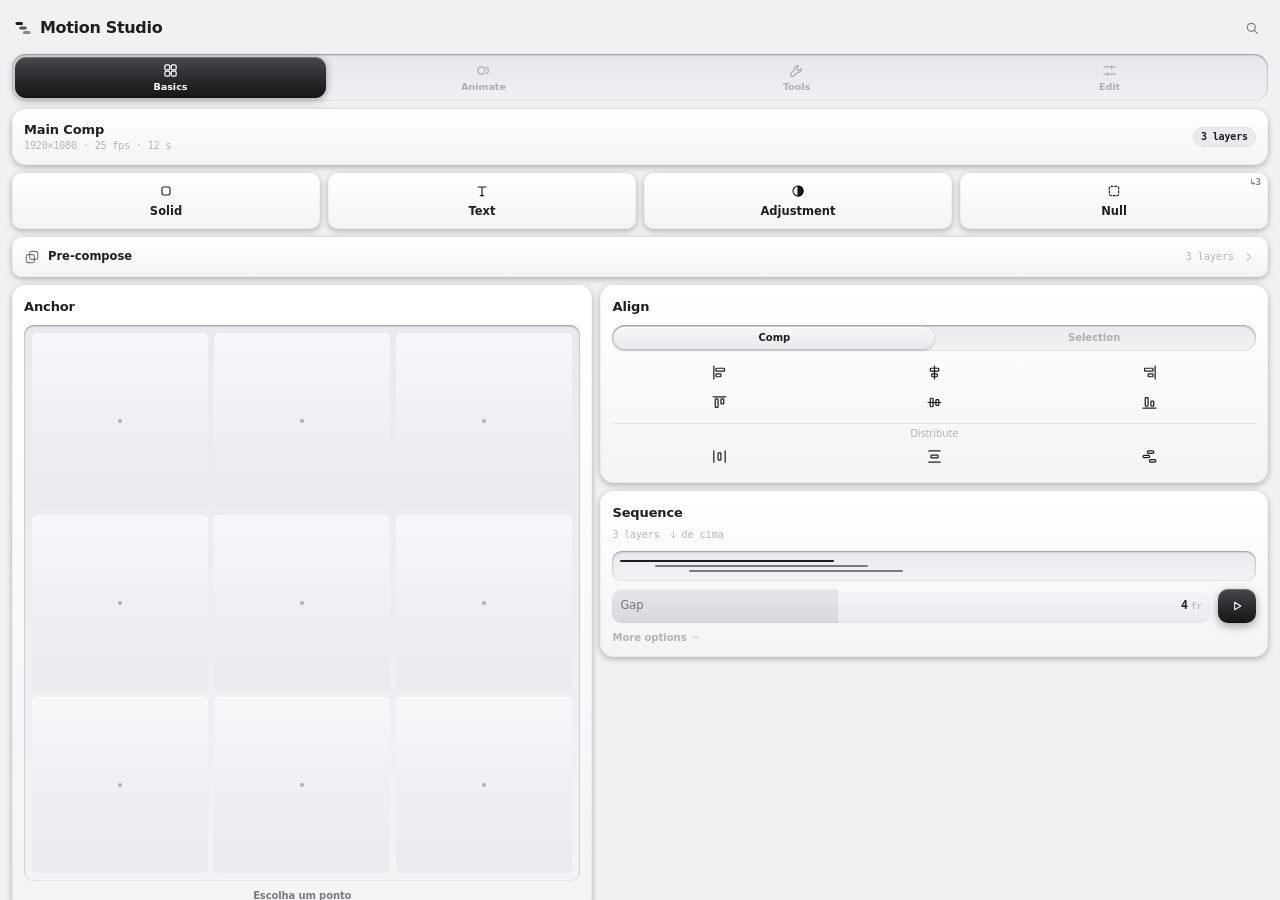
<file: client/index.html>
<!DOCTYPE html>
<html lang="pt-BR">
<head>
<meta charset="utf-8">
<meta name="viewport" content="width=device-width, initial-scale=1">
<title>Motion Studio Toolkit</title>
<!-- Motion Panel styles first (its screens are embedded), then the Motion Studio design system and the bridge that re-skins them. -->
<link rel="stylesheet" href="mp/style.css">
<link rel="stylesheet" href="mp/design.css">
<link rel="stylesheet" href="mp/hierarchy.css">
<link rel="stylesheet" href="ds.css">
<link rel="stylesheet" href="mp-bridge.css">
</head>
<body>
  <!-- Template: tools/compose.js injects the Motion Panel screens here (animation library, tools, edit). -->
  <!--MP:HOLD-->
  <div class="ms-app" id="app"></div>
  <!--MP:OVERLAY-->
  <script>window.MST_EMBED = true; /* Motion Panel tools: skip what Motion Studio already has on Básico */</script>
  <script src="mp/presets.js"></script>
  <script src="mp/bridge.js"></script>
  <script src="mp/i18n.js"></script>
  <script src="mp/boxes.js"></script>
  <script src="mp/search.js"></script>
  <script src="mp/main.js"></script>
  <script src="mp/tools.js"></script>
  <script src="mp/build.js"></script>
  <script src="mp/edit.js"></script>
  <script src="mp/overlay.js"></script>
  <script src="icons.js"></script>
  <script src="app.js"></script>
</body>
</html>
</file>
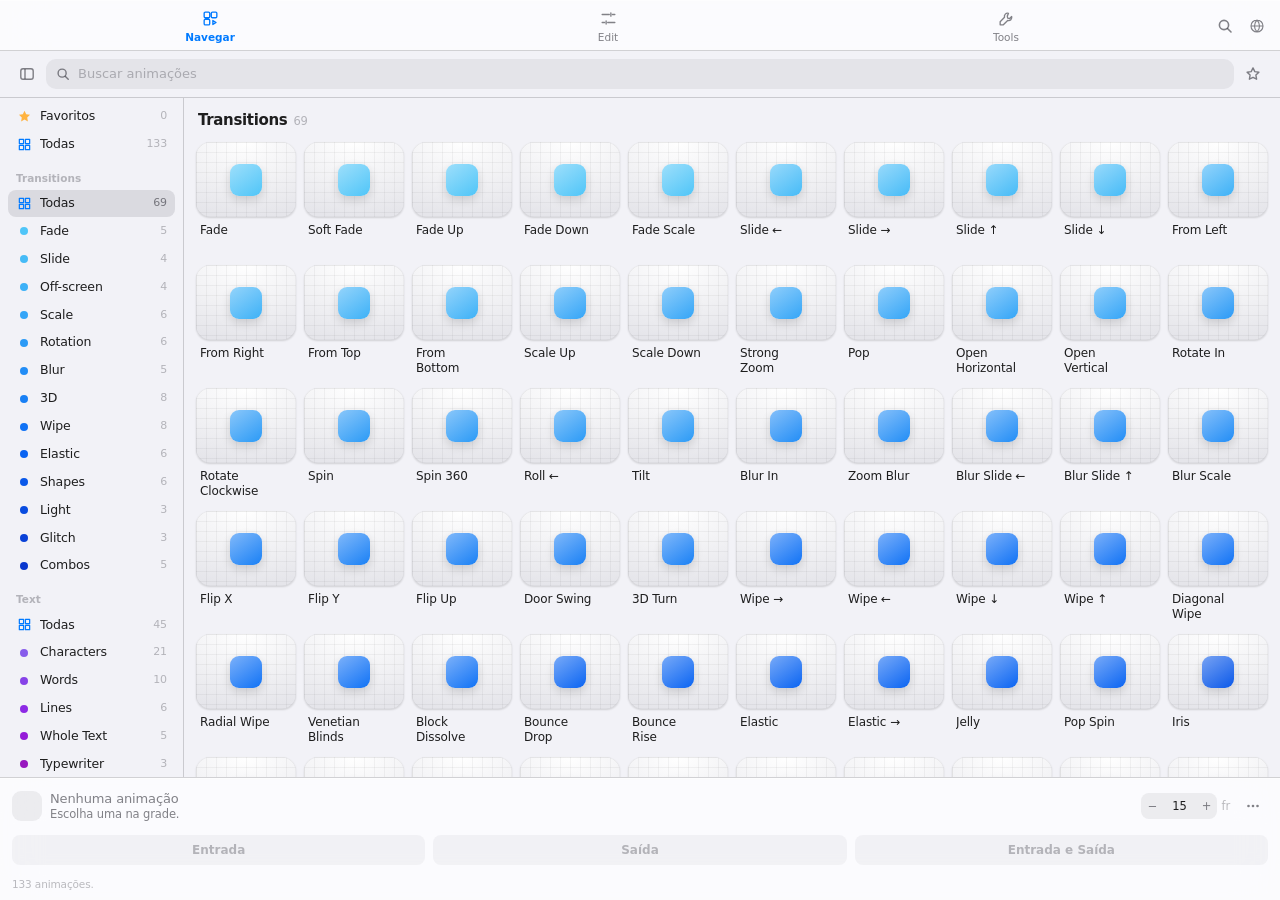
<file: client/mp/panel.html>
<!DOCTYPE html>
<html lang="pt-BR">
<head>
<meta charset="utf-8">
<meta name="viewport" content="width=device-width, initial-scale=1">
<title>Motion Panel</title>
<link rel="stylesheet" href="style.css">
<link rel="stylesheet" href="design.css">
<link rel="stylesheet" href="hierarchy.css">
</head>
<body>
  <header class="toolbar">
    <!-- Toolbar: navigation (leading) | actions (trailing). Two groups only. -->
    <div class="topnav">
      <!-- Main menu as a tab bar: symbol above a one-word label (Montar is hidden for now; #build stays in the page). -->
      <nav class="tabbar" id="views">
        <button data-v="browse" class="on"><svg viewBox="0 0 24 24" aria-hidden="true"><path d="M4 5.5A1.5 1.5 0 0 1 5.5 4h4A1.5 1.5 0 0 1 11 5.5v4A1.5 1.5 0 0 1 9.5 11h-4A1.5 1.5 0 0 1 4 9.5ZM13 5.5A1.5 1.5 0 0 1 14.5 4h4A1.5 1.5 0 0 1 20 5.5v4a1.5 1.5 0 0 1-1.5 1.5h-4A1.5 1.5 0 0 1 13 9.5ZM4 14.5A1.5 1.5 0 0 1 5.5 13h4a1.5 1.5 0 0 1 1.5 1.5v4A1.5 1.5 0 0 1 9.5 20h-4A1.5 1.5 0 0 1 4 18.5ZM15 14.5l4 2.5-4 2.5Z" fill="none" stroke="currentColor" stroke-width="1.7" stroke-linecap="round" stroke-linejoin="round"/></svg><span>Navegar</span></button>
        <button data-v="edit"><svg viewBox="0 0 24 24" aria-hidden="true"><path d="M4 7h9M17 7h3M4 17h3M11 17h9M15 5v4M9 15v4" fill="none" stroke="currentColor" stroke-width="1.7" stroke-linecap="round" stroke-linejoin="round"/></svg><span>Editar</span></button>
        <button data-v="tools"><svg viewBox="0 0 24 24" aria-hidden="true"><path d="M14.5 5.5a4 4 0 0 0-5 5L4 16v4h4l5.5-5.5a4 4 0 0 0 5-5l-2.5 2.5-2.5-.5-.5-2.5Z" fill="none" stroke="currentColor" stroke-width="1.7" stroke-linecap="round" stroke-linejoin="round"/></svg><span>Ferramentas</span></button>
      </nav>
      <button class="iconbtn plain" id="openSearch" title="Busca rápida">
        <svg viewBox="0 0 16 16"><circle cx="7" cy="7" r="4.6" fill="none" stroke="currentColor" stroke-width="1.6"/><path d="M10.5 10.5 14 14" stroke="currentColor" stroke-width="1.6" stroke-linecap="round"/></svg>
      </button>
      <div class="langwrap" data-noi18n>
        <button class="iconbtn plain" id="langBtn" title="Idioma" aria-haspopup="true" aria-expanded="false">
          <svg viewBox="0 0 24 24"><path d="M12 3a9 9 0 1 0 0 18a9 9 0 1 0 0-18ZM3 12h18M12 3c2.5 2.6 3.8 5.6 3.8 9S14.5 18.4 12 21M12 3C9.5 5.6 8.2 8.6 8.2 12s1.3 6.4 3.8 9" fill="none" stroke="currentColor" stroke-width="1.7" stroke-linecap="round" stroke-linejoin="round"/></svg>
        </button>
        <div class="langmenu hidden" id="langMenu" role="menu">
          <div class="lm-title" data-lm="names">Títulos</div>
          <button data-part="names" data-lang="pt" role="menuitemradio">Português</button>
          <button data-part="names" data-lang="en" role="menuitemradio">English</button>
          <div class="lm-sep"></div>
          <div class="lm-title" data-lm="ui">Explicações</div>
          <button data-part="ui" data-lang="pt" role="menuitemradio">Português</button>
          <button data-part="ui" data-lang="en" role="menuitemradio">English</button>
        </div>
      </div>
    </div>
  </header>

  <!-- ===================== BROWSE
       Hierarchy (HIG Layout): find (search) -> scope (section + category) -> content (visual grid) -> act (bottom bar).
       Wide panels get a sidebar (two levels); narrow panels swap it for a segmented control + category chips. -->
  <section id="browse" class="view">
    <div class="browsehead">
      <div class="searchrow">
        <button id="sideToggle" class="iconbtn plain" title="Mostrar/ocultar barra lateral">
          <svg viewBox="0 0 16 16"><rect x="1.8" y="2.8" width="12.4" height="10.4" rx="2.2" fill="none" stroke="currentColor" stroke-width="1.4"/><path d="M6 3v10" stroke="currentColor" stroke-width="1.4"/></svg>
        </button>
        <label class="search">
          <svg viewBox="0 0 16 16" aria-hidden="true"><circle cx="7" cy="7" r="4.6" fill="none" stroke="currentColor" stroke-width="1.6"/><path d="M10.5 10.5 14 14" stroke="currentColor" stroke-width="1.6" stroke-linecap="round"/></svg>
          <input id="search" type="search" placeholder="Buscar animações">
        </label>
        <button id="favFilter" class="iconbtn plain" title="Favoritos">
          <svg viewBox="0 0 16 16"><path d="M8 1.9l1.8 3.7 4.1.6-3 2.9.7 4.1L8 11.3l-3.6 1.9.7-4.1-3-2.9 4.1-.6Z" fill="none" stroke="currentColor" stroke-width="1.4" stroke-linejoin="round"/></svg>
        </button>
      </div>
      <div class="scopebar">
        <div class="segmented" id="secSeg"></div>
        <div class="chips" id="chips"></div>
      </div>
    </div>
    <div class="split">
      <aside id="tree" class="tree"></aside>
      <main id="grid" class="grid"></main>
    </div>
    <!-- Action bar: what is selected, its duration, one prominent action. Secondary options live in the ⋯ menu. -->
    <footer class="actionbar" id="actionbar">
      <div class="selrow">
        <span class="selthumb" id="selThumb"></span>
        <div class="seltxt"><b id="selName">Nenhuma animação</b><small id="selCat">Escolha uma na grade.</small></div>
        <span class="dur" title="Duração em frames">
          <span class="stepper"><button data-f="-1" type="button">−</button><input id="frames" class="num" type="number" min="1" max="600" value="15"><button data-f="1" type="button">+</button></span><em>fr</em>
        </span>
        <button class="iconbtn plain" id="moreBtn" title="Mais opções" aria-haspopup="true" aria-expanded="false">
          <svg viewBox="0 0 16 16"><circle cx="3.5" cy="8" r="1.3" fill="currentColor"/><circle cx="8" cy="8" r="1.3" fill="currentColor"/><circle cx="12.5" cy="8" r="1.3" fill="currentColor"/></svg>
        </button>
      </div>
      <div class="animbtns" id="animBtns">
        <button data-mode="in" class="prominent" disabled>Entrada</button>
        <button data-mode="out" disabled>Saída</button>
        <button data-mode="both" disabled>Entrada e Saída</button>
      </div>
      <div class="animbtns hidden" id="loopBtns">
        <button data-mode="loop" class="prominent" disabled>Aplicar loop</button>
      </div>
      <div class="statusrow"><span id="status" class="status"></span></div>
      <div class="popmenu hidden" id="moreMenu" role="menu">
        <div class="pm-title">Opções</div>
        <label class="pm-row"><span>Duração</span><input id="framesRange" type="range" min="2" max="90" value="15"></label>
        <label class="pm-row"><span>Escalonar</span><span class="stepper"><button data-d="-1" type="button">−</button><input id="stagger" class="num" type="number" min="0" max="120" value="0"><button data-d="1" type="button">+</button></span><em>fr</em></label>
        <label class="pm-row"><span>Começar no playhead</span><span class="switch"><input id="playhead" type="checkbox"><i></i></span></label>
        <div class="pm-sep"></div>
        <button class="pm-item" data-mode="scenes" disabled title="Selecione 2+ layers (cenas): sobrepõe cada par pela duração e aplica a saída numa e a entrada na seguinte">Entre cenas</button>
        <button class="pm-item destructive" id="clear" title="Remove keyframes de transformação e tudo que o painel criou (prefixo MP) nas layers selecionadas">Limpar layers selecionadas</button>
      </div>
    </footer>
  </section>

  <!-- ===================== BUILD: entrance + loop + exit in one click -->
  <section id="build" class="view hidden">
    <div class="toolhead"><b>Monte sua animação</b><span>Escolha a entrada, um loop opcional e a saída. Tudo é aplicado de uma vez nas layers selecionadas.</span></div>
    <main class="toolbody" id="buildBody"></main>
    <footer class="statusrow single"><span id="buildStatus" class="status"></span></footer>
  </section>

  <!-- ===================== EDIT: effects applied to the selected layer -->
  <section id="edit" class="view hidden">
    <div class="toolhead"><b id="editTitle">Editar</b><span id="editSub">Selecione uma layer com efeitos do Motion Panel.</span></div>
    <main class="toolbody" id="editBody"></main>
    <footer class="statusrow single"><span id="editStatus" class="status"></span></footer>
  </section>

  <!-- ===================== TOOLS
       Narrow panel: a grid of tools (home) -> the tool with a Back button (nested views, HIG Layout).
       Wide panel: the same list becomes a sidebar next to the tool. -->
  <section id="tools" class="view hidden">
    <div class="toolsplit">
      <div class="toolnav">
        <div class="toolnav-head"><b>Ferramentas</b><span>Selecione layers e escolha uma ferramenta.</span></div>
        <nav class="tooltabs" id="toolTabs"></nav>
      </div>
      <div class="toolmain">
        <div class="toolhead">
          <button class="backbtn" id="toolBack" title="Todas as ferramentas"><svg viewBox="0 0 24 24"><path d="M15 5l-7 7 7 7" fill="none" stroke="currentColor" stroke-width="2" stroke-linecap="round" stroke-linejoin="round"/></svg><span>Ferramentas</span></button>
          <div class="th-row"><span class="th-ico" id="toolIco"></span><div class="th-txt"><b id="toolTitle"></b><span id="toolDesc"></span></div></div>
        </div>
        <div class="segmented small subtabs hidden" id="toolSubs"></div>
        <main id="toolBody" class="toolbody"></main>
      </div>
    </div>
    <footer class="statusrow single"><span id="toolStatus" class="status"></span></footer>
  </section>

  <!-- ===================== QUICK SEARCH overlay (also available as the floating "Motion Panel Busca" window) -->
  <div id="searchOverlay" class="sp-overlay hidden">
    <div class="sp-box">
      <div id="searchMount" class="sp-host"></div>
      <div class="sp-settings">
        <label>Atalho no painel
          <select id="searchKey">
            <option value="ctrl+space">Ctrl + Espaço</option>
            <option value="alt+space">Alt/Option + Espaço</option>
            <option value="shift+space">Shift + Espaço</option>
            <option value="mod+k">Ctrl/Cmd + K</option>
          </select>
        </label>
        <button class="pill" id="searchHelpBtn">Atalho com o AE em primeiro plano…</button>
      </div>
      <div id="searchHelp" class="sp-help hidden"></div>
    </div>
  </div>

  <script src="presets.js"></script>
  <script src="bridge.js"></script>
  <script src="i18n.js"></script>
  <script src="boxes.js"></script>
  <script src="search.js"></script>
  <script src="main.js"></script>
  <script src="tools.js"></script>
  <script src="build.js"></script>
  <script src="edit.js"></script>
  <script src="overlay.js"></script>
</body>
</html>
</file>
<file: client/mp/style.css>
/* Visual language after Apple's Human Interface Guidelines (dark appearance). */
:root {
  --bg: #1c1c1e;
  --bg-2: #232325;
  --bg-elevated: #2c2c2e;
  --fill: rgba(118, 118, 128, 0.24);
  --fill-2: rgba(118, 118, 128, 0.16);
  --fill-3: rgba(118, 118, 128, 0.10);
  --separator: rgba(84, 84, 88, 0.6);
  --label: rgba(255, 255, 255, 0.92);
  --label-2: rgba(235, 235, 245, 0.6);
  --label-3: rgba(235, 235, 245, 0.3);
  --accent: #0a84ff;
  --accent-soft: rgba(10, 132, 255, 0.18);
  --yellow: #ffd60a;
  --green: #30d158;
  --red: #ff453a;
  --radius: 12px;
  --font: -apple-system, BlinkMacSystemFont, "SF Pro Text", "SF Pro", "Segoe UI Variable Text", "Segoe UI", system-ui, sans-serif;
}
* { box-sizing: border-box; }
html, body { height: 100%; }
body {
  margin: 0; background: var(--bg); color: var(--label); overflow: hidden;
  font: 13px/1.35 var(--font); letter-spacing: -0.01em;
  display: flex; flex-direction: column; -webkit-font-smoothing: antialiased; user-select: none;
}
button { font: inherit; color: inherit; }
input, select, textarea { font: inherit; color: var(--label); }
.hidden { display: none !important; }
::-webkit-scrollbar { width: 8px; height: 8px; }
::-webkit-scrollbar-thumb { background: rgba(255, 255, 255, .14); border-radius: 4px; }

/* ---------- toolbar */
.toolbar { padding: 8px 10px; background: rgba(28, 28, 30, .85); backdrop-filter: saturate(180%) blur(20px); border-bottom: .5px solid var(--separator); }
.topnav { display: flex; align-items: center; gap: 8px; }
.topnav .segmented { flex: 1; }
.segmented { display: flex; padding: 2px; border-radius: 9px; background: var(--fill); gap: 2px; }
.segmented button { flex: 1; border: 0; background: transparent; padding: 5px 6px; border-radius: 7px; font-weight: 500; cursor: pointer; white-space: nowrap; transition: background .18s; }
.segmented button.on { background: #636366; box-shadow: 0 3px 8px rgba(0, 0, 0, .12), 0 3px 1px rgba(0, 0, 0, .04); }
.segmented.small button { padding: 3px 6px; font-size: 12px; }

.view { flex: 1; display: flex; flex-direction: column; min-height: 0; }

/* ---------- browse */
.searchrow { display: flex; gap: 6px; padding: 8px 10px; align-items: center; }
.iconbtn { width: 30px; height: 30px; flex: none; border: 0; border-radius: 8px; background: var(--fill-2); color: var(--label-2); cursor: pointer; display: grid; place-items: center; font-size: 15px; }
.iconbtn svg { width: 15px; height: 15px; }
.iconbtn.on { background: var(--accent-soft); color: var(--yellow); }
.search { flex: 1; display: flex; align-items: center; gap: 6px; background: var(--fill-2); border-radius: 10px; padding: 0 10px; height: 30px; color: var(--label-2); min-width: 0; }
.search svg { width: 14px; height: 14px; flex: none; }
.search input { flex: 1; min-width: 0; background: none; border: 0; outline: 0; }
.search input::placeholder { color: var(--label-3); }

.split { flex: 1; display: flex; min-height: 0; border-top: .5px solid var(--separator); }
.tree { width: 172px; flex: none; overflow-y: auto; background: var(--bg-2); border-right: .5px solid var(--separator); padding: 6px 0 10px; }
.tree.collapsed { display: none; }
.tree .sec { display: flex; align-items: center; gap: 6px; padding: 7px 10px 5px; font-size: 11px; font-weight: 600; letter-spacing: .02em; text-transform: uppercase; color: var(--label-2); cursor: pointer; }
.tree .sec .chev { transition: transform .15s; font-size: 9px; color: var(--label-3); }
.tree .sec.closed .chev { transform: rotate(-90deg); }
.tree .item { display: flex; align-items: center; gap: 7px; margin: 1px 6px; padding: 5px 8px; border-radius: 7px; cursor: pointer; color: var(--label); }
.tree .item:hover { background: var(--fill-3); }
.tree .item.on { background: var(--accent); color: #fff; }
.tree .item .ico { width: 16px; text-align: center; color: var(--accent); flex: none; }
.tree .item.on .ico { color: #fff; }
.tree .item .name { flex: 1; overflow: hidden; text-overflow: ellipsis; white-space: nowrap; }
.tree .item .count { font-size: 11px; color: var(--label-3); }
.tree .item.on .count { color: rgba(255, 255, 255, .75); }
.tree .item.fav .ico { color: var(--yellow); }

.grid { flex: 1; overflow-y: auto; padding: 10px; min-width: 0; }
.crumb { font-size: 15px; font-weight: 600; margin: 2px 2px 10px; letter-spacing: -0.02em; }
.crumb small { color: var(--label-2); font-weight: 400; font-size: 12px; margin-left: 6px; }
.cards { display: grid; grid-template-columns: repeat(auto-fill, minmax(104px, 1fr)); gap: 8px; }
.card { position: relative; background: var(--bg-elevated); border-radius: var(--radius); cursor: pointer; overflow: hidden; box-shadow: inset 0 0 0 .5px rgba(255, 255, 255, .08); transition: transform .12s; }
.card:hover { box-shadow: inset 0 0 0 1px rgba(255, 255, 255, .25); }
.card.sel { box-shadow: inset 0 0 0 2px var(--accent); }
.card:active { transform: scale(.97); }
.stage { height: 68px; display: flex; align-items: center; justify-content: center; overflow: hidden; background: radial-gradient(120% 90% at 50% 0%, #3a3a3c, #1f1f21); perspective: 220px; }
.stage div { display: flex; align-items: center; justify-content: center; transform-style: preserve-3d; }
.glyph { width: 26px; height: 26px; border-radius: 8px; background: linear-gradient(135deg, #64d2ff, #0a84ff 55%, #5e5ce6); box-shadow: 0 4px 10px rgba(10, 132, 255, .35); }
.ttext { font-weight: 700; font-size: 15px; letter-spacing: -0.02em; display: inline-flex; flex-wrap: wrap; justify-content: center; max-width: 96px; line-height: 1.1; }
.ttext span { display: inline-block; white-space: pre; }
.cardfoot { display: flex; align-items: center; gap: 6px; padding: 6px 6px 7px 8px; }
.cardfoot .kind { width: 12px; height: 12px; border-radius: 3px; flex: none; }
.cardfoot .label { flex: 1; font-size: 12px; font-weight: 500; white-space: nowrap; overflow: hidden; text-overflow: ellipsis; }
.star { border: 0; background: none; color: var(--label-3); cursor: pointer; font-size: 13px; padding: 0 2px; line-height: 1; }
.star.on { color: var(--yellow); }
.empty { color: var(--label-2); text-align: center; margin-top: 40px; line-height: 1.6; }

/* ---------- bottom action bar */
.actionbar { border-top: .5px solid var(--separator); background: rgba(28, 28, 30, .92); padding: 8px 10px 8px; display: grid; gap: 8px; }
.opts { display: flex; flex-wrap: wrap; gap: 6px 14px; align-items: center; }
.field { display: flex; align-items: center; gap: 6px; color: var(--label-2); font-size: 12px; }
.field em { font-style: normal; color: var(--label-3); }
.field input[type=range] { width: 90px; }
.animate { display: flex; align-items: center; gap: 8px; flex-wrap: wrap; }
.selname { flex: 1; min-width: 90px; font-weight: 600; white-space: nowrap; overflow: hidden; text-overflow: ellipsis; }
.animbtns { display: flex; gap: 6px; align-items: center; }
.animbtns .lbl { color: var(--label-2); font-size: 12px; }
.animbtns button { border: 0; border-radius: 8px; padding: 6px 12px; background: var(--accent); color: #fff; font-weight: 600; font-size: 12px; cursor: pointer; }
.animbtns button:hover:not(:disabled) { filter: brightness(1.12); }
.animbtns button.alt { background: #5e5ce6; }
.animbtns button:disabled { background: var(--fill-2); color: var(--label-3); cursor: default; }
.statusrow { display: flex; align-items: center; gap: 8px; min-height: 18px; }
.statusrow.single { border-top: .5px solid var(--separator); padding: 6px 12px; }
.status { flex: 1; font-size: 11.5px; color: var(--label-2); overflow: hidden; text-overflow: ellipsis; white-space: nowrap; }
.status.ok { color: var(--green); }
.status.err { color: var(--red); }
.destructive { border: 0; background: none; color: var(--red); font-weight: 500; cursor: pointer; font-size: 12px; }

/* ---------- common controls */
.num { width: 46px; text-align: center; background: var(--fill-2); border: 0; border-radius: 6px; padding: 3px 4px; outline: 0; }
.num::-webkit-inner-spin-button { -webkit-appearance: none; }
.txtin { background: var(--fill-2); border: 0; border-radius: 6px; padding: 4px 7px; outline: 0; min-width: 0; }
input[type=range] { -webkit-appearance: none; height: 4px; border-radius: 2px; background: var(--fill); outline: 0; }
input[type=range]::-webkit-slider-thumb { -webkit-appearance: none; width: 16px; height: 16px; border-radius: 50%; background: #fff; box-shadow: 0 1px 4px rgba(0, 0, 0, .4); cursor: pointer; }
input[type=color] { -webkit-appearance: none; width: 26px; height: 22px; border: 0; padding: 0; background: none; cursor: pointer; }
input[type=color]::-webkit-color-swatch-wrapper { padding: 0; }
input[type=color]::-webkit-color-swatch { border: .5px solid rgba(255, 255, 255, .25); border-radius: 6px; }
select { background: var(--fill-2); border: 0; border-radius: 6px; padding: 3px 6px; outline: 0; }
select option { background: #2c2c2e; }
.stepper { display: inline-flex; align-items: center; background: var(--fill-2); border-radius: 7px; }
.stepper button { border: 0; background: none; width: 20px; height: 22px; cursor: pointer; }
.stepper .num { background: none; width: 30px; }
.switch { position: relative; width: 36px; height: 21px; flex: none; display: inline-block; }
.switch input { opacity: 0; position: absolute; inset: 0; margin: 0; cursor: pointer; z-index: 1; }
.switch i { position: absolute; inset: 0; border-radius: 999px; background: var(--fill); transition: background .2s; }
.switch i::after { content: ""; position: absolute; top: 2px; left: 2px; width: 17px; height: 17px; border-radius: 50%; background: #fff; box-shadow: 0 2px 4px rgba(0, 0, 0, .3); transition: transform .2s; }
.switch input:checked + i { background: var(--green); }
.switch input:checked + i::after { transform: translateX(15px); }

/* ---------- tools (tabbed sections) */
.tabsbar { position: relative; display: flex; align-items: center; border-bottom: .5px solid var(--separator); }
.tooltabs { flex: 1; display: flex; gap: 2px; overflow-x: auto; padding: 6px 8px; scrollbar-width: none; scroll-behavior: smooth; }
.tooltabs::-webkit-scrollbar { display: none; }
.tooltabs button { flex: none; display: flex; flex-direction: column; align-items: center; gap: 3px; min-width: 64px; border: 0; background: none; border-radius: 9px; padding: 6px 6px 5px; cursor: pointer; color: var(--label-2); font-size: 10.5px; font-weight: 500; transition: color .15s, background .15s; }
.tooltabs button:hover { color: var(--label); }
.tooltabs button .ico { width: 20px; height: 20px; }
.tooltabs button.on { background: var(--accent-soft); color: var(--accent); }
.tabarrow { position: absolute; top: 0; bottom: 0; z-index: 1; width: 26px; border: 0; cursor: pointer; color: var(--label); display: grid; place-items: center; }
.tabarrow svg { width: 16px; height: 16px; }
.tabarrow.left { left: 0; background: linear-gradient(90deg, var(--bg) 55%, transparent); }
.tabarrow.right { right: 0; background: linear-gradient(270deg, var(--bg) 55%, transparent); }
.toolhead { padding: 10px 12px 2px; display: flex; flex-direction: column; gap: 2px; }
.toolhead b { font-size: 15px; font-weight: 600; letter-spacing: -0.02em; }
.toolhead span { font-size: 11.5px; color: var(--label-2); }
.subtabs { margin: 8px 10px 0; }
/* Rearrangeable boxes */
.tsec > h4 { cursor: grab; user-select: none; }
.boxbtn { margin-left: auto; border: 0; background: none; color: var(--label-3); width: 22px; height: 18px; border-radius: 5px; cursor: pointer; font-size: 13px; line-height: 1; opacity: 0; transition: opacity .15s, background .15s; }
.tsec:hover .boxbtn, .boxbtn:focus { opacity: 1; }
.boxbtn:hover { background: var(--fill-2); color: var(--label); }
.tsec.dragging { opacity: .45; outline: 2px dashed var(--accent); outline-offset: -2px; }
body.box-dragging, body.box-dragging * { cursor: grabbing !important; user-select: none; }
.tsec.drop-before { box-shadow: 0 -3px 0 0 var(--accent); }
.tsec.drop-after { box-shadow: 0 3px 0 0 var(--accent); }
.tsec.sized { resize: vertical; overflow: auto; min-height: 60px; }
.boxrow { margin-bottom: 10px; }
.menu-dragging { opacity: .5; outline: 2px dashed var(--accent); outline-offset: -2px; }
.menu-drop-before { box-shadow: -3px 0 0 0 var(--accent); }
.menu-drop-after { box-shadow: 3px 0 0 0 var(--accent); }
.toolcols + .toolcols, .toolcols + .boxrow, .boxrow + .toolcols { margin-top: 10px; }
.boxmenu { position: fixed; z-index: 80; min-width: 230px; padding: 5px; border-radius: 10px; background: var(--bg-elevated); box-shadow: 0 12px 32px rgba(0, 0, 0, .5), inset 0 0 0 .5px rgba(255, 255, 255, .14); display: flex; flex-direction: column; gap: 1px; }
.boxmenu button { border: 0; background: none; text-align: left; padding: 7px 10px; border-radius: 7px; cursor: pointer; font-size: 12.5px; }
.boxmenu button:hover:not(:disabled) { background: var(--accent); color: #fff; }
.boxmenu button:disabled { color: var(--label-3); cursor: default; }

/* Quick search (overlay in the panel and floating window) */
.topnav .iconbtn { width: 30px; height: 30px; }
.langwrap { position: relative; flex: none; }
.langmenu { position: absolute; right: 0; top: 36px; z-index: 60; min-width: 150px; padding: 5px; border-radius: 10px; background: var(--bg-elevated); box-shadow: 0 12px 32px rgba(0, 0, 0, .5), inset 0 0 0 .5px rgba(255, 255, 255, .14); display: flex; flex-direction: column; gap: 2px; }
.langmenu button { border: 0; background: none; text-align: left; padding: 7px 10px 7px 28px; border-radius: 7px; cursor: pointer; font-size: 12.5px; position: relative; }
.langmenu button:hover { background: var(--accent); color: #fff; }
.langmenu button.on::before { content: "✓"; position: absolute; left: 10px; color: var(--accent); font-weight: 700; }
.langmenu button.on:hover::before { color: #fff; }
.sp-overlay { position: fixed; inset: 0; z-index: 50; background: rgba(0, 0, 0, .45); backdrop-filter: blur(6px); display: flex; justify-content: center; align-items: flex-start; padding: 40px 12px 12px; }
.sp-box { width: 100%; max-width: 640px; max-height: 100%; display: flex; flex-direction: column; background: var(--bg-elevated); border-radius: 14px; box-shadow: 0 20px 60px rgba(0, 0, 0, .55), inset 0 0 0 .5px rgba(255, 255, 255, .12); overflow: hidden; }
.sp-host { display: flex; flex-direction: column; min-height: 0; flex: 1; }
body.search-window { background: var(--bg-elevated); }
body.search-window .sp-host { height: 100vh; }
.sp { display: flex; flex-direction: column; min-height: 0; flex: 1; }
.sp-head { display: flex; align-items: center; gap: 10px; padding: 12px 14px; border-bottom: .5px solid var(--separator); }
.sp-mag { width: 18px; height: 18px; color: var(--label-2); flex: none; }
.sp-input { flex: 1; background: none; border: 0; outline: 0; font-size: 17px; letter-spacing: -0.02em; min-width: 0; }
.sp-input::placeholder { color: var(--label-3); }
.sp-refresh { border: 0; background: var(--fill-2); border-radius: 7px; width: 28px; height: 28px; cursor: pointer; color: var(--label-2); font-size: 15px; }
.sp-filters { display: flex; gap: 6px; padding: 8px 12px; overflow-x: auto; scrollbar-width: none; }
.sp-filters button { flex: none; border: 0; padding: 4px 11px; border-radius: 999px; background: var(--fill-2); color: var(--label-2); font-size: 12px; font-weight: 500; cursor: pointer; }
.sp-filters button.on { background: var(--accent); color: #fff; }
.sp-list { flex: 1; overflow-y: auto; padding: 4px 6px 8px; min-height: 120px; max-height: 52vh; }
body.search-window .sp-list { max-height: none; }
.sp-row { display: flex; align-items: center; gap: 10px; padding: 7px 10px; border-radius: 8px; cursor: pointer; }
.sp-row.on { background: var(--accent); }
.sp-row.on .sp-sub { color: rgba(255, 255, 255, .75); }
.sp-kind { flex: none; font-size: 9.5px; font-weight: 700; letter-spacing: .04em; text-transform: uppercase; color: #fff; padding: 2px 6px; border-radius: 5px; min-width: 62px; text-align: center; }
.sp-name { flex: 1; min-width: 0; font-size: 13px; font-weight: 500; white-space: nowrap; overflow: hidden; text-overflow: ellipsis; }
.sp-name mark { background: none; color: var(--yellow); font-weight: 700; }
.sp-row.on .sp-name mark { color: #fff; text-decoration: underline; }
.sp-sub { flex: none; max-width: 40%; font-size: 11px; color: var(--label-3); white-space: nowrap; overflow: hidden; text-overflow: ellipsis; }
.sp-star { border: 0; background: none; color: var(--label-3); cursor: pointer; font-size: 13px; }
.sp-star.on { color: var(--yellow); }
.sp-row.on .sp-star { color: rgba(255, 255, 255, .7); }
.sp-row.on .sp-star.on { color: var(--yellow); }
.sp-foot { display: flex; gap: 10px; align-items: center; padding: 8px 14px; border-top: .5px solid var(--separator); font-size: 11px; color: var(--label-3); }
.sp-foot .status { text-align: right; }
.sp-keys { flex: none; white-space: nowrap; overflow: hidden; text-overflow: ellipsis; max-width: 60%; }
.sp-settings { display: flex; align-items: center; justify-content: space-between; gap: 10px; padding: 8px 14px; border-top: .5px solid var(--separator); font-size: 12px; color: var(--label-2); flex-wrap: wrap; }
.sp-settings label { display: flex; align-items: center; gap: 8px; }
.sp-help { padding: 4px 16px 14px; font-size: 12px; color: var(--label-2); line-height: 1.5; max-height: 40vh; overflow-y: auto; }
.sp-help b { color: var(--label); }
.sp-help code { background: var(--fill-2); padding: 1px 5px; border-radius: 4px; color: var(--label); }
.sp-help ol { padding-left: 18px; margin: 6px 0; }

/* Editar */
.wcard { background: var(--bg-2); border-radius: 9px; padding: 9px 10px; display: grid; gap: 7px; }
.wcard.off { opacity: .55; }
.wname { font-size: 12.5px; font-weight: 600; overflow: hidden; text-overflow: ellipsis; white-space: nowrap; max-width: 60%; }
.badge { font-size: 10px; font-weight: 700; letter-spacing: .04em; text-transform: uppercase; padding: 2px 7px; border-radius: 999px; }
.badge.in { background: rgba(48, 209, 88, .18); color: var(--green); }
.badge.out { background: rgba(255, 69, 58, .18); color: var(--red); }
.ctl { padding: 3px 0; }
.ctl + .ctl { border-top: .5px solid var(--separator); padding-top: 7px; }
.ctl.off { opacity: .5; }
.cname { color: var(--label); font-size: 12px; }
.bigselect { width: 100%; padding: 7px 8px; font-size: 12.5px; border-radius: 8px; }
.buildstep h4 { gap: 8px; }
.stepico { width: 24px; height: 24px; border-radius: 7px; background: var(--accent-soft); color: var(--accent); display: grid; place-items: center; }
.stepico .ico { width: 16px; height: 16px; }
.bigbtn { padding: 10px; font-size: 12px; }
@media (max-width: 599px) { .buildcols { flex-direction: column; } .buildcols .toolcol { width: 100%; } }
/* catalog list: icon + name + description; click opens options */
.catalog { display: flex; flex-direction: column; background: var(--bg-2); border-radius: 9px; overflow: hidden; }
.cat-row { display: flex; align-items: center; gap: 10px; padding: 8px 10px; cursor: pointer; }
.cat-detail + .cat-row { border-top: .5px solid var(--separator); }
.cat-row:hover { background: var(--fill-3); }
.cat-row.on { background: var(--accent-soft); }
.cat-ico { width: 30px; height: 30px; border-radius: 8px; background: var(--fill-2); color: var(--accent); display: grid; place-items: center; flex: none; }
.cat-ico .ico { width: 18px; height: 18px; }
.cat-row.on .cat-ico { background: var(--accent); color: #fff; }
.cat-txt { flex: 1; min-width: 0; display: flex; flex-direction: column; }
.cat-txt b { font-size: 12.5px; font-weight: 600; }
.cat-txt small { font-size: 11px; color: var(--label-2); overflow: hidden; text-overflow: ellipsis; white-space: nowrap; }
.cat-chev { color: var(--label-3); font-size: 16px; transition: transform .15s; }
.cat-row.on .cat-chev { transform: rotate(90deg); color: var(--accent); }
.cat-detail { padding: 4px 12px 10px 50px; display: grid; gap: 6px; background: var(--accent-soft); }
/* Two-column masonry: sections flow into up to 2 columns, 1 column when the panel is narrow. */
.toolbody { flex: 1; overflow-y: auto; padding: 10px 10px 14px; }
.toolcols { display: flex; gap: 10px; align-items: flex-start; }
.toolcol { flex: 1; min-width: 0; display: flex; flex-direction: column; gap: 10px; }
.tsec { background: var(--bg-elevated); border-radius: var(--radius); overflow: hidden; }
.tsec > h4 { margin: 0; padding: 9px 12px 7px; font-size: 11px; font-weight: 600; letter-spacing: .03em; text-transform: uppercase; color: var(--label-2); display: flex; align-items: center; gap: 8px; }
.tsec > h4 .grow { flex: 1; }
.tsec .body { padding: 2px 10px 10px; display: grid; gap: 8px; }
.pills { display: grid; grid-template-columns: repeat(auto-fill, minmax(70px, 1fr)); gap: 5px; }
.pills.wide { grid-template-columns: repeat(auto-fill, minmax(104px, 1fr)); }
.pill { border: 0; border-radius: 7px; background: var(--fill-2); padding: 7px 4px; font-size: 10.5px; font-weight: 600; letter-spacing: .03em; text-transform: uppercase; cursor: pointer; white-space: nowrap; overflow: hidden; text-overflow: ellipsis; }
.pill:hover { background: var(--fill); }
.pill:active { background: var(--accent); color: #fff; }
.pill.primary { background: var(--accent); color: #fff; }
.pill.danger { color: var(--red); }
.pill .g { font-size: 14px; letter-spacing: 0; text-transform: none; }
.line { display: flex; align-items: center; gap: 6px; flex-wrap: wrap; color: var(--label-2); font-size: 12px; }
.line .sp { flex: 1; }
.grid3 { display: grid; grid-template-columns: repeat(3, 34px); gap: 4px; }
.grid3 .pill { padding: 6px 0; font-size: 14px; }
.list { background: var(--bg-2); border-radius: 8px; max-height: 200px; overflow-y: auto; }
.list .li { display: flex; align-items: center; gap: 8px; padding: 6px 9px; font-size: 12px; cursor: pointer; }
.list .li + .li { border-top: .5px solid var(--separator); }
.list .li:hover { background: var(--fill-3); }
.list .li.on { background: var(--accent-soft); }
.list .li .n { flex: 1; overflow: hidden; text-overflow: ellipsis; white-space: nowrap; }
.list .li small { color: var(--label-3); }
.list .li code { color: var(--label-2); font-size: 11px; }
.swatches { display: grid; grid-template-columns: repeat(auto-fill, minmax(44px, 1fr)); gap: 6px; }
.swatch { height: 30px; border-radius: 8px; border: 0; cursor: pointer; box-shadow: inset 0 0 0 .5px rgba(255, 255, 255, .15); }
.swatch.on { box-shadow: 0 0 0 2px var(--accent); }
textarea.code { width: 100%; min-height: 80px; resize: vertical; background: var(--bg-2); border: 0; border-radius: 8px; padding: 8px; font: 11.5px/1.4 ui-monospace, "SF Mono", Consolas, monospace; outline: 0; }
.graphwrap { display: flex; gap: 10px; flex-wrap: wrap; align-items: flex-start; }
canvas.graph { background: var(--bg-2); border-radius: 10px; cursor: crosshair; touch-action: none; }
.ease-presets { flex: 1; min-width: 150px; display: grid; grid-template-columns: repeat(auto-fill, minmax(66px, 1fr)); gap: 5px; max-height: 236px; overflow-y: auto; }
.ease-presets button { border: 0; border-radius: 7px; background: var(--fill-2); padding: 4px 2px 3px; cursor: pointer; font-size: 10px; color: var(--label-2); display: flex; flex-direction: column; align-items: center; gap: 1px; }
.ease-presets button:hover { background: var(--fill); color: var(--label); }
.ease-presets svg { width: 34px; height: 24px; }
.expr-card { border: 0; text-align: left; border-radius: 8px; background: var(--fill-3); padding: 7px 9px; cursor: pointer; }
.expr-card:hover { background: var(--fill-2); }
.expr-card b { display: block; font-size: 12px; font-weight: 600; }
.expr-card small { color: var(--label-2); font-size: 11px; }
.hint { color: var(--label-3); font-size: 11px; }
</file>
<file: client/mp/design.css>
/* ==========================================================================
   Motion Panel design layer
   Applies the principles described in vendor/apple-design-system (governance/apple-design-language-rule.md):
   clarity, deference, depth, hierarchy, harmony and consistency, plus the "glass" material idea.
   Own CSS only: no Apple fonts, SF Symbols or kit files are used or redistributed. The font stack below
   only asks for the operating system's own UI font.
   Loaded after style.css; it refines tokens and components without changing the HTML.
   ========================================================================== */

:root {
  /* spacing on a 4-pt grid */
  --s1: 4px; --s2: 8px; --s3: 12px; --s4: 16px; --s5: 20px;
  /* concentric corner radii: inner radius = outer radius - padding */
  --r-sheet: 18px; --r-box: 14px; --r-row: 10px; --r-control: 8px; --r-small: 6px; --r-pill: 999px;
  /* type scale (hierarchy through size and weight, not colour tricks) */
  --t-title: 17px; --t-headline: 13px; --t-body: 13px; --t-callout: 12.5px; --t-sub: 12px; --t-foot: 11.5px; --t-caption: 10.5px;
  /* motion */
  --ease: cubic-bezier(.2, .8, .2, 1); --dur: .18s;
  /* glass material (dark appearance) */
  --glass-bg: rgba(40, 40, 43, .66);
  --glass-strong: rgba(48, 48, 52, .82);
  --glass-edge: rgba(255, 255, 255, .09);
  --glass-hi: rgba(255, 255, 255, .07);
  --glass-shadow: 0 10px 30px rgba(0, 0, 0, .38), 0 1px 2px rgba(0, 0, 0, .25);
  --seg-on: #636366;
  --seg-on-shadow: 0 1px 3px rgba(0, 0, 0, .3), inset 0 .5px 0 rgba(255, 255, 255, .12);
  --stage-a: #3a3a3c; --stage-b: #1f1f21;
  --focus: 0 0 0 2px var(--bg), 0 0 0 4px var(--accent);
  --font: system-ui, -apple-system, BlinkMacSystemFont, "Segoe UI Variable Text", "Segoe UI", sans-serif;
}

/* ---- light appearance (follows After Effects' interface brightness; see bridge.js) */
html[data-appearance="light"] {
  --bg: #f2f2f7; --bg-2: #ffffff; --bg-elevated: #ffffff;
  --fill: rgba(120, 120, 128, .20); --fill-2: rgba(120, 120, 128, .12); --fill-3: rgba(118, 118, 128, .07);
  --separator: rgba(60, 60, 67, .22);
  --label: rgba(0, 0, 0, .88); --label-2: rgba(60, 60, 67, .64); --label-3: rgba(60, 60, 67, .34);
  --accent: #007aff; --accent-soft: rgba(0, 122, 255, .12);
  --green: #34c759; --red: #ff3b30; --yellow: #f5b800;
  --glass-bg: rgba(255, 255, 255, .68); --glass-strong: rgba(255, 255, 255, .86);
  --glass-edge: rgba(0, 0, 0, .07); --glass-hi: rgba(255, 255, 255, .85);
  --glass-shadow: 0 10px 30px rgba(0, 0, 0, .12), 0 1px 2px rgba(0, 0, 0, .06);
  --seg-on: #ffffff; --seg-on-shadow: 0 1px 3px rgba(0, 0, 0, .14), 0 0 0 .5px rgba(0, 0, 0, .04);
  --stage-a: #ffffff; --stage-b: #e5e5ea;
}
html[data-appearance="light"] .glyph { box-shadow: 0 4px 10px rgba(0, 122, 255, .25); }

body { font-family: var(--font); font-size: var(--t-body); }

/* ---- glass material for chrome that floats over content (toolbars, bars, menus, popovers) */
.toolbar, .actionbar, .tabsbar, .statusrow.single {
  background: var(--glass-bg);
  backdrop-filter: saturate(180%) blur(22px);
  -webkit-backdrop-filter: saturate(180%) blur(22px);
  box-shadow: inset 0 .5px 0 var(--glass-hi);
}
.langmenu, .boxmenu, .sp-box {
  background: var(--glass-strong);
  backdrop-filter: saturate(180%) blur(26px);
  -webkit-backdrop-filter: saturate(180%) blur(26px);
  border: .5px solid var(--glass-edge);
  box-shadow: var(--glass-shadow), inset 0 .5px 0 var(--glass-hi);
}
.langmenu, .boxmenu { border-radius: 12px; padding: var(--s1); }
.langmenu button, .boxmenu button { border-radius: var(--r-control); }   /* 12 - 4 = 8: concentric */
.sp-box { border-radius: var(--r-sheet); }
.sp-overlay { background: rgba(0, 0, 0, .32); }

/* ---- hierarchy */
.toolhead b, .crumb { font-size: var(--t-title); font-weight: 650; letter-spacing: -0.022em; }
.toolhead span, .hint { font-size: var(--t-foot); }
.tsec > h4 { font-size: var(--t-caption); letter-spacing: .05em; color: var(--label-2); padding: var(--s3) var(--s3) var(--s2); }
.label, .cardfoot .label { font-size: var(--t-sub); }

/* ---- grouped boxes and rows: concentric corners and gentle depth */
.tsec {
  border-radius: var(--r-box);
  border: .5px solid var(--glass-edge);
  box-shadow: 0 1px 2px rgba(0, 0, 0, .12);
}
.tsec .body { padding: 2px var(--s3) var(--s3); gap: var(--s2); }
.catalog, .list, .wcard { border-radius: var(--r-row); }        /* 14 - 4 */
.cat-ico, .tooltabs button .ico { border-radius: var(--r-control); }
.card { border-radius: var(--r-box); border: .5px solid var(--glass-edge); box-shadow: 0 1px 2px rgba(0, 0, 0, .14); }
.stage { background: radial-gradient(120% 90% at 50% 0%, var(--stage-a), var(--stage-b)); }

/* ---- controls */
.segmented { border-radius: 10px; padding: 2px; }
.segmented button { border-radius: var(--r-control); transition: background var(--dur) var(--ease), box-shadow var(--dur) var(--ease); }
.segmented button.on { background: var(--seg-on); box-shadow: var(--seg-on-shadow); }
.pill { border-radius: var(--r-control); transition: transform var(--dur) var(--ease), background var(--dur) var(--ease); }
.pill.primary, .animbtns button { border-radius: var(--r-pill); }
.pill:active, .animbtns button:active:not(:disabled), .iconbtn:active, .sp-row:active { transform: scale(.97); }
.iconbtn { border-radius: 9px; transition: background var(--dur) var(--ease), transform var(--dur) var(--ease); }
.iconbtn:hover { background: var(--fill); color: var(--label); }
.search { border-radius: 10px; }
.chips button, .sp-filters button { transition: background var(--dur) var(--ease), color var(--dur) var(--ease); }
.tooltabs button { border-radius: 10px; transition: background var(--dur) var(--ease), color var(--dur) var(--ease); }
.tree .item { border-radius: var(--r-control); transition: background var(--dur) var(--ease); }
.card { transition: transform var(--dur) var(--ease), box-shadow var(--dur) var(--ease); }
.card:hover { transform: translateY(-1px); }

/* ---- accessibility: visible keyboard focus everywhere */
:focus { outline: none; }
:focus-visible { box-shadow: var(--focus); border-radius: var(--r-control); }
button:focus-visible, select:focus-visible, input:focus-visible, textarea:focus-visible, .card:focus-visible { box-shadow: var(--focus); }

/* ---- motion: honour "reduce motion" */
@media (prefers-reduced-motion: reduce) {
  *, *::before, *::after { transition-duration: 0s !important; animation-duration: 0s !important; }
  .card:hover { transform: none; }
}
</file>
<file: client/mp/hierarchy.css>
/* ==========================================================================
   Information hierarchy, after developer.apple.com/design (Human Interface Guidelines):
   Layout, Typography, Color, Materials, Sidebars, Toolbars, Segmented controls, Collections,
   Lists and tables, Buttons, Disclosure controls.
   - type: one family; hierarchy through size + weight + label colour (primary / secondary / tertiary)
   - controls float on the glass layer; content (cards, rows) stays on solid surfaces
   - one prominent action per area; secondary actions behind a ⋯ menu
   - narrow panels: segmented control + chips instead of a sidebar; nested views instead of overflowing tabs
   - colour means one thing: each animation category and each tool keeps its own hue everywhere
   Loaded after style.css and design.css. Own CSS only.
   ========================================================================== */
:root {
  --t-large: 20px;      /* view title */
  --t-title: 15px;      /* content title */
  --t-headline: 13px;   /* emphasized row text (semibold) */
  --t-body: 13px;
  --t-sub: 11.5px;      /* secondary text */
  --t-caption: 10.5px;  /* group headers, counts */
  --grid-line: rgba(255, 255, 255, .035);
  --c-in: #30a46c; --c-loop: #0a84ff; --c-out: #f08c00;
}
html[data-appearance="light"] { --grid-line: rgba(0, 0, 0, .045); }

/* ---- toolbar: navigation leading, actions trailing; borderless icon buttons */
.toolbar { padding: var(--s2) var(--s2) var(--s2) var(--s3); }
.topnav { gap: 2px; }
.topnav .segmented { margin-right: var(--s1); min-width: 0; }
.topnav .segmented button { padding: 5px 4px; font-size: 12px; min-width: 0; overflow: hidden; text-overflow: ellipsis; }
.iconbtn.plain { background: transparent; color: var(--label-2); }
.iconbtn.plain:hover, .iconbtn.plain.on { background: var(--fill-2); color: var(--label); }
.iconbtn svg { width: 16px; height: 16px; }

/* ---- browse header: find first, then scope */
.browsehead { padding: var(--s2) var(--s3) 0; display: flex; flex-direction: column; gap: var(--s2); }
.searchrow { padding: 0; gap: var(--s1); }
#favFilter.on { color: var(--yellow); background: var(--fill-2); }
#favFilter.on svg path { fill: currentColor; }
.scopebar { display: flex; flex-direction: column; gap: var(--s2); }
.scopebar .segmented button { padding: 4px 6px; font-size: 12px; }
.chips { display: flex; gap: 6px; overflow-x: auto; scrollbar-width: none; padding: 0 0 var(--s2);
  -webkit-mask-image: linear-gradient(90deg, #000 90%, transparent); mask-image: linear-gradient(90deg, #000 90%, transparent); }
.chips::-webkit-scrollbar { display: none; }
.chip { flex: none; display: inline-flex; align-items: center; gap: 6px; height: 26px; padding: 0 10px; border: 0; border-radius: var(--r-pill);
  background: var(--fill-2); color: var(--label); font-size: 12px; font-weight: 500; cursor: pointer; transition: background var(--dur) var(--ease); }
.chip small { font-size: var(--t-caption); color: var(--label-3); font-variant-numeric: tabular-nums; }
.chip:hover { background: var(--fill); }
.chip.on { background: var(--label); color: var(--bg); }
.chip.on small { color: inherit; opacity: .6; }
.dot { width: 8px; height: 8px; border-radius: 50%; background: var(--hue, var(--accent)); flex: none; display: inline-block; }

/* wide panels: the sidebar replaces the scope bar */
#browse.use-tree .scopebar { display: none; }
#browse:not(.use-tree) .tree { display: none; }
body:not(.wide) #sideToggle { display: none; }
#browse.use-tree .split { margin-top: var(--s2); }

/* ---- sidebar: two levels, symbols in the category hue, counts in tertiary */
.tree { width: 184px; background: transparent; padding: var(--s1) 0 var(--s2); }
.tree .sec { justify-content: space-between; padding: var(--s3) var(--s3) var(--s1) var(--s4); font-size: var(--t-caption); font-weight: 600;
  text-transform: none; letter-spacing: 0; color: var(--label-3); }
.tree .sec:hover { color: var(--label-2); }
.tree .sec .chev { width: 14px; height: 14px; font-size: 0; opacity: 0; transition: opacity var(--dur), transform var(--dur); }
.tree .sec:hover .chev, .tree .sec.closed .chev { opacity: 1; }
.tree .sec .chev svg { width: 14px; height: 14px; }
.tree .sec.closed .chev { transform: rotate(-90deg); }
.tree .item { margin: 1px var(--s2); padding: 5px var(--s2); gap: var(--s2); font-size: 12.5px; }
.tree .item .ico { width: 16px; height: 16px; display: grid; place-items: center; color: var(--hue, var(--accent)); }
.tree .item .ico svg { width: 15px; height: 15px; }
.tree .item.on { background: var(--fill); color: var(--label); }
.tree .item.on .ico { color: var(--hue, var(--accent)); }
.tree .item.on .count { color: var(--label-2); }
.tree .item .count { font-variant-numeric: tabular-nums; }

/* ---- content: title, then a visual collection */
.grid { padding: var(--s3); }
.crumb { font-size: var(--t-title); font-weight: 650; margin: 0 2px var(--s3); display: flex; align-items: baseline; gap: 6px; }
.crumb small { margin: 0; font-size: var(--t-sub); color: var(--label-3); font-weight: 500; font-variant-numeric: tabular-nums; }
.cards { grid-template-columns: repeat(auto-fill, minmax(96px, 1fr)); gap: var(--s3) var(--s2); }
.card { background: transparent; border: 0; box-shadow: none; border-radius: var(--r-box); overflow: visible; outline: none; }
.card:hover, .card.sel, .card:focus-visible { transform: none; box-shadow: none; }
.card .stage { height: auto; aspect-ratio: 4 / 3; border-radius: var(--r-box); position: relative;
  background-color: var(--stage-b);
  background-image: linear-gradient(var(--grid-line) 1px, transparent 1px), linear-gradient(90deg, var(--grid-line) 1px, transparent 1px),
    radial-gradient(120% 100% at 50% 0%, var(--stage-a), var(--stage-b));
  background-size: 10px 10px, 10px 10px, 100% 100%;
  box-shadow: inset 0 0 0 .5px var(--glass-edge), 0 1px 2px rgba(0, 0, 0, .14);
  transition: box-shadow var(--dur) var(--ease), transform var(--dur) var(--ease); }
.card:hover .stage { box-shadow: inset 0 0 0 .5px var(--glass-edge), 0 4px 14px rgba(0, 0, 0, .22); transform: translateY(-1px); }
.card.sel .stage { box-shadow: 0 0 0 2px var(--accent), 0 4px 14px rgba(0, 0, 0, .22); }
.card:focus-visible .stage { box-shadow: var(--focus); }
.card:active .stage { transform: scale(.97); }
.card .glyph { width: 32px; height: 32px; border-radius: 9px;
  background: linear-gradient(145deg, var(--hue2), var(--hue)); box-shadow: 0 4px 12px rgba(0, 0, 0, .28); }
.card .ttext { color: var(--hue2); font-size: 14px; }
html[data-appearance="light"] .card .ttext { color: var(--hue); }
html[data-appearance="light"] .card .glyph { box-shadow: 0 4px 10px rgba(0, 0, 0, .14); }
.cardfoot { padding: 6px 2px 0 4px; gap: 2px; }
.cardfoot .label { font-size: 12px; font-weight: 500; color: var(--label); }
.card.sel .cardfoot .label { color: var(--accent); font-weight: 600; }
.star { width: 20px; height: 20px; display: grid; place-items: center; opacity: 0; transition: opacity var(--dur); border-radius: 6px; padding: 0; flex: none; }
.star svg { width: 12px; height: 12px; }
.card:hover .star, .star.on, .star:focus-visible { opacity: 1; }
.star:hover { background: var(--fill-2); color: var(--label-2); }
.star.on { color: var(--yellow); }

/* empty state: symbol + headline + one line of guidance */
.emptystate { display: flex; flex-direction: column; align-items: center; text-align: center; gap: 6px; padding: 48px 24px; color: var(--label-2); }
.emptystate .es-ico { width: 44px; height: 44px; border-radius: 12px; background: var(--fill-2); display: grid; place-items: center; color: var(--label-3); margin-bottom: 4px; }
.emptystate .es-ico svg, .emptystate .es-ico .ico { width: 22px; height: 22px; }
.emptystate b { font-size: var(--t-title); color: var(--label); font-weight: 600; }
.emptystate > span:last-child { font-size: var(--t-sub); max-width: 260px; line-height: 1.45; }

/* ---- action bar: selection summary -> one prominent action -> status */
.actionbar { position: relative; padding: var(--s3) var(--s3) var(--s2); gap: var(--s3); border-top: .5px solid var(--separator); }
.selrow { display: flex; align-items: center; gap: var(--s2); min-width: 0; }
.selthumb { width: 30px; height: 30px; border-radius: 9px; flex: none; background: var(--fill-2); }
.actionbar.has-sel .selthumb { background: linear-gradient(145deg, var(--hue2), var(--hue)); }
.seltxt { flex: 1; min-width: 0; display: flex; flex-direction: column; }
.seltxt b { font-size: var(--t-headline); font-weight: 600; white-space: nowrap; overflow: hidden; text-overflow: ellipsis; }
.actionbar:not(.has-sel) .seltxt b { color: var(--label-2); font-weight: 500; }
.seltxt small { font-size: var(--t-sub); color: var(--label-2); white-space: nowrap; overflow: hidden; text-overflow: ellipsis; }
.dur { display: inline-flex; align-items: center; gap: 4px; color: var(--label-3); font-size: var(--t-sub); flex: none; }
.dur .stepper { height: 26px; border-radius: var(--r-control); }
.dur .stepper button { width: 22px; height: 26px; color: var(--label-2); }
.dur .stepper .num { width: 32px; font-variant-numeric: tabular-nums; }
.dur em { font-style: normal; }
.animbtns { display: grid; grid-template-columns: repeat(3, 1fr); gap: var(--s2); }
#loopBtns { grid-template-columns: 1fr; }
.animbtns button { height: 30px; padding: 0 var(--s2); border-radius: var(--r-control); background: var(--fill-2); color: var(--label);
  font-size: 12px; font-weight: 600; white-space: nowrap; overflow: hidden; text-overflow: ellipsis; }
.animbtns button.prominent { background: var(--accent); color: #fff; }
.animbtns button:hover:not(:disabled) { filter: none; background: var(--fill); }
.animbtns button.prominent:hover:not(:disabled) { background: var(--accent); filter: brightness(1.1); }
.animbtns button:disabled, .animbtns button.prominent:disabled { background: var(--fill-3); color: var(--label-3); }
.actionbar .statusrow { min-height: 15px; }
.actionbar .status { font-size: var(--t-caption); color: var(--label-3); }
.actionbar .status.ok { color: var(--green); }
.actionbar .status.err { color: var(--red); }

/* popover menu (⋯) */
.popmenu { position: absolute; right: var(--s3); bottom: calc(100% + 6px); z-index: 70; width: 252px; padding: var(--s1);
  border-radius: 12px; background: var(--glass-strong); border: .5px solid var(--glass-edge);
  backdrop-filter: saturate(180%) blur(26px); -webkit-backdrop-filter: saturate(180%) blur(26px);
  box-shadow: var(--glass-shadow), inset 0 .5px 0 var(--glass-hi); display: flex; flex-direction: column; }
.pm-title { padding: 6px 10px 4px; font-size: var(--t-caption); font-weight: 600; color: var(--label-3); }
.pm-row { display: flex; align-items: center; gap: var(--s2); padding: 6px 10px; font-size: 12.5px; color: var(--label); }
.pm-row > span:first-child { flex: 1; }
.pm-row input[type=range] { width: 110px; }
.pm-row em { font-style: normal; color: var(--label-3); font-size: var(--t-sub); }
.pm-sep { height: .5px; background: var(--separator); margin: var(--s1) 10px; }
.pm-item { border: 0; background: none; text-align: left; padding: 7px 10px; border-radius: var(--r-control); font-size: 12.5px; cursor: pointer; color: var(--label); }
.pm-item:hover:not(:disabled) { background: var(--accent); color: #fff; }
.pm-item:disabled { color: var(--label-3); cursor: default; }
.pm-item.destructive { color: var(--red); font-weight: 400; }
.pm-item.destructive:hover { background: var(--red); color: #fff; }

/* ---- grouped sections (Tools, Build, Edit): header outside, content on a rounded surface */
.toolbody { padding: 0 var(--s3) var(--s4); }
.tsec { background: transparent; border: 0; box-shadow: none; overflow: visible; border-radius: 0; }
.tsec > h4 { padding: var(--s3) var(--s1) 6px var(--s3); font-size: var(--t-sub); font-weight: 600; text-transform: none; letter-spacing: 0; color: var(--label-2); }
.tsec > .body { background: var(--bg-elevated); border-radius: var(--r-box); border: .5px solid var(--glass-edge); box-shadow: 0 1px 2px rgba(0, 0, 0, .1); padding: var(--s3); }
.tsec.sized { resize: none; overflow: visible; }
.tsec.sized > .body { overflow: auto; resize: vertical; }
.tsec.catalogsec > .body { padding: 0; gap: 0; overflow: hidden; display: flex; flex-direction: column; }
.tsec.catalogsec .catalog { background: transparent; border-radius: 0; order: 1; }
.tsec.catalogsec > .body > .hint { order: 2; padding: var(--s2) var(--s3); border-top: .5px solid var(--separator); font-size: var(--t-caption); }
.catalog .cat-row { padding: var(--s2) var(--s3); gap: var(--s3); }
.catalog .cat-row + .cat-detail + .cat-row, .catalog .cat-row + .cat-row { border-top: .5px solid var(--separator); }
.cat-ico { width: 28px; height: 28px; border-radius: 8px; background: var(--hue, var(--accent)); color: #fff; }
.cat-ico .ico { width: 17px; height: 17px; }
.cat-row.on { background: var(--fill-3); }
.cat-row.on .cat-ico { background: var(--hue, var(--accent)); }
.cat-txt b { font-size: var(--t-headline); font-weight: 600; }
.cat-txt small { font-size: var(--t-sub); white-space: normal; display: -webkit-box; -webkit-line-clamp: 2; -webkit-box-orient: vertical; line-height: 1.35; }
.cat-detail { background: var(--fill-3); padding: var(--s1) var(--s3) var(--s3) 52px; }
.pill { text-transform: none; letter-spacing: 0; font-size: 11.5px; font-weight: 600; }
.wcard { background: var(--fill-3); }

/* ---- tools: home grid (narrow) or sidebar (wide), then the tool with Back */
.toolsplit { flex: 1; display: flex; min-height: 0; }
.toolnav { display: flex; flex-direction: column; min-height: 0; }
.toolmain { flex: 1; display: flex; flex-direction: column; min-width: 0; min-height: 0; }
.toolnav-head { display: flex; flex-direction: column; gap: 2px; padding: var(--s4) var(--s3) var(--s2); }
.toolnav-head b { font-size: var(--t-large); font-weight: 700; letter-spacing: -0.02em; }
.toolnav-head span { font-size: var(--t-sub); color: var(--label-2); }
.tooltabs { overflow: visible; padding: var(--s3) var(--s3) var(--s4); gap: 0; }
.tooltabs button { min-width: 0; color: var(--label); font-size: 11.5px; font-weight: 500; gap: 6px; background: none; }
.tooltabs button .tile { width: 46px; height: 46px; border-radius: 13px; background: var(--hue); color: #fff; display: grid; place-items: center; flex: none;
  box-shadow: 0 2px 6px rgba(0, 0, 0, .22), inset 0 .5px 0 rgba(255, 255, 255, .25); transition: transform var(--dur) var(--ease); }
.tooltabs button .tile .ico { width: 23px; height: 23px; border-radius: 0; }
.tooltabs button:hover { background: none; color: var(--label); }
.tooltabs button:hover .tile { transform: translateY(-1px); }
.tooltabs button:active .tile { transform: scale(.95); }
.tooltabs button.on { background: none; color: var(--label); }
body:not(.wide) #tools .toolsplit { flex-direction: column; }
body:not(.wide) #tools .toolnav { flex: 1; overflow-y: auto; }
body:not(.wide) #tools .tooltabs { display: grid; grid-template-columns: repeat(auto-fill, minmax(76px, 1fr)); row-gap: var(--s4); align-content: start; }
body:not(.wide) #tools .tooltabs button { padding: 0; }
body:not(.wide) #tools:not(.home) .toolnav { display: none; }
body:not(.wide) #tools.home .toolmain { display: none; }
body.wide #tools .toolnav { width: 188px; flex: none; overflow-y: auto; border-right: .5px solid var(--separator); }
body.wide #tools .toolnav-head { display: none; }
body.wide #tools .tooltabs { display: flex; flex-direction: column; gap: 1px; padding: var(--s2); }
body.wide #tools .tooltabs button { flex-direction: row; justify-content: flex-start; padding: 5px var(--s2); border-radius: var(--r-control); font-size: 12.5px; text-align: left; gap: var(--s2); }
body.wide #tools .tooltabs button .tile { width: 24px; height: 24px; border-radius: 7px; box-shadow: none; }
body.wide #tools .tooltabs button .tile .ico { width: 15px; height: 15px; }
body.wide #tools .tooltabs button:hover { background: var(--fill-3); }
body.wide #tools .tooltabs button.on { background: var(--fill); }
body.wide #toolBack { display: none; }
.toolhead { padding: var(--s2) var(--s3) var(--s1); gap: var(--s2); }
.backbtn { align-self: flex-start; display: inline-flex; align-items: center; gap: 1px; border: 0; background: none; color: var(--accent);
  font-size: 12.5px; font-weight: 500; padding: 2px 6px 2px 0; margin-left: -4px; cursor: pointer; border-radius: var(--r-small); }
.backbtn svg { width: 17px; height: 17px; }
.backbtn:hover { opacity: .8; }
.th-row { display: flex; align-items: center; gap: var(--s3); }
.th-ico { width: 36px; height: 36px; border-radius: 10px; background: var(--hue, var(--accent)); color: #fff; display: grid; place-items: center; flex: none; }
.th-ico .ico { width: 20px; height: 20px; }
.th-txt { display: flex; flex-direction: column; gap: 1px; min-width: 0; }
.toolhead .th-txt b { font-size: var(--t-large); font-weight: 700; letter-spacing: -0.02em; line-height: 1.15; }
.toolhead .th-txt span { font-size: var(--t-sub); color: var(--label-2); line-height: 1.35; }
.subtabs { margin: var(--s2) var(--s3) 0; }

/* ---- Montar / Editar headers: same title style as tools */
#build > .toolhead, #edit > .toolhead { padding: var(--s4) var(--s3) var(--s1); }
#build > .toolhead b, #edit > .toolhead b { font-size: var(--t-large); font-weight: 700; letter-spacing: -0.02em; }
#build > .toolhead span, #edit > .toolhead span { font-size: var(--t-sub); color: var(--label-2); }

/* ---- Montar: a timeline that shows the whole animation at a glance */
.buildtl { display: flex; height: 38px; border-radius: var(--r-row); overflow: hidden; gap: 2px; }
.buildtl > div { display: flex; flex-direction: column; justify-content: center; padding: 0 8px; min-width: 34px; color: #fff; transition: flex-grow var(--dur) var(--ease); }
.buildtl b { font-size: var(--t-caption); font-weight: 700; white-space: nowrap; overflow: hidden; text-overflow: ellipsis; }
.buildtl small { font-size: 10px; opacity: .85; white-space: nowrap; overflow: hidden; text-overflow: ellipsis; }
.buildtl .tl-in { background: var(--c-in); }
.buildtl .tl-loop { background: var(--c-loop); }
.buildtl .tl-out { background: var(--c-out); }
.buildtl .tl-hold { background: var(--fill-2); color: var(--label-3); }
.buildstep > h4 { gap: var(--s2); }
.buildstep .stepico { width: 20px; height: 20px; border-radius: 6px; }
.buildstep .stepico .ico { width: 13px; height: 13px; }
.buildstep.step-in .stepico { background: var(--c-in); color: #fff; }
.buildstep.step-loop .stepico { background: var(--c-loop); color: #fff; }
.buildstep.step-out .stepico { background: var(--c-out); color: #fff; }
.buildstep.step-go .stepico { background: var(--fill); color: var(--label); }
.badge.in { background: rgba(48, 164, 108, .18); color: var(--c-in); }
.badge.out { background: rgba(240, 140, 0, .18); color: var(--c-out); }
.bigbtn { width: 100%; height: 34px; font-size: 12.5px; border-radius: var(--r-control) !important; }
/* top navigation: segments size to their label so none is truncated in a narrow panel */
.topnav .segmented button { flex: 1 1 auto; padding: 5px 6px; text-overflow: clip; }
/* quick search: selected row text stays legible in light appearance */
.sp-row.on, .sp-row.on .sp-name { color: #fff; }
/* card names wrap to two lines instead of being cut (HIG: keep truncation to a minimum) */
.cardfoot { align-items: flex-start; }
.cardfoot .label { white-space: normal; display: -webkit-box; -webkit-line-clamp: 2; -webkit-box-orient: vertical; line-height: 1.25; min-height: 2.5em; }

/* ---- main menu: tab bar (symbol above a one-word label), selected tab in the accent colour */
.toolbar { padding-top: 6px; padding-bottom: 4px; }
.tabbar { flex: 1; display: flex; gap: 2px; min-width: 0; margin-right: var(--s1); }
.tabbar button { flex: 1; min-width: 0; display: flex; flex-direction: column; align-items: center; gap: 2px; border: 0; background: none;
  padding: 3px 2px 2px; border-radius: var(--r-control); color: var(--label-2); cursor: pointer; transition: color var(--dur) var(--ease), background var(--dur) var(--ease); }
.tabbar button svg { width: 19px; height: 19px; }
.tabbar button span { font-size: 10.5px; font-weight: 500; white-space: nowrap; overflow: hidden; text-overflow: ellipsis; max-width: 100%; }
.tabbar button:hover { color: var(--label); background: var(--fill-3); }
.tabbar button.on { color: var(--accent); }
.tabbar button.on span { font-weight: 600; }
.tabbar button:active svg { transform: scale(.92); }

/* ---- icon buttons rows (Alinhar / Distribuir), groups split by a hairline like the reference */
.alignpanel { display: grid; gap: var(--s3); }
.alignpanel .cap { font-size: var(--t-sub); color: var(--label-2); font-weight: 500; margin-bottom: 6px; }
.iconrow { display: flex; align-items: center; gap: 2px; }
.iconrow .vsep { width: .5px; align-self: stretch; margin: 4px 8px; background: var(--separator); }
.ibtn { width: 34px; height: 30px; border: 0; border-radius: var(--r-control); background: none; color: var(--label); display: grid; place-items: center; cursor: pointer;
  transition: background var(--dur) var(--ease), transform var(--dur) var(--ease); }
.ibtn svg { width: 20px; height: 20px; }
.ibtn:hover { background: var(--fill-2); }
.ibtn:active { background: var(--accent); color: #fff; transform: scale(.94); }
.alignrow2 { display: flex; gap: var(--s4); align-items: flex-end; flex-wrap: wrap; }
.alignrow2 select { min-width: 130px; padding: 5px 8px; border-radius: var(--r-control); }

/* ---- confirmation: icon-only round button in the accent colour (label lives in the tooltip) */
.confirm { width: 30px; height: 30px; flex: none; padding: 0; border: 0; border-radius: 50%; background: var(--accent); color: #fff; display: inline-grid; place-items: center;
  cursor: pointer; box-shadow: 0 2px 6px rgba(0, 0, 0, .25); transition: transform var(--dur) var(--ease), filter var(--dur) var(--ease); margin-left: auto; }
.confirm svg { width: 16px; height: 16px; }
.confirm:hover { filter: brightness(1.1); }
.confirm:active { transform: scale(.92); }
.toolhead .th-ico { color: #fff; }

/* language menu: two groups (titles / explanations) */
.lm-title { padding: 6px 10px 2px; font-size: var(--t-caption); font-weight: 600; color: var(--label-3); }
.lm-sep { height: .5px; background: var(--separator); margin: 4px 8px; }

/* Editar: delete an effect (second click confirms) */
.delbtn { width: 24px; height: 22px; flex: none; border: 0; border-radius: 6px; background: none; color: var(--label-3); display: grid; place-items: center; cursor: pointer; margin-left: 4px; transition: background var(--dur), color var(--dur); }
.delbtn svg { width: 15px; height: 15px; }
.delbtn:hover { color: var(--red); background: var(--fill-2); }
.delbtn.confirm-del { color: #fff; background: var(--red); }
.tsec > h4 .delbtn { margin-left: auto; }

/* category row with scroll arrows */
.chipwrap { position: relative; display: flex; align-items: center; min-width: 0; }
.chipwrap .chips { flex: 1; min-width: 0; -webkit-mask-image: none; mask-image: none; }
.chiparrow { position: absolute; top: 0; bottom: var(--s2); z-index: 2; width: 28px; border: 0; padding: 0; cursor: pointer; color: var(--label); display: grid; place-items: center; }
.chiparrow svg { width: 15px; height: 15px; }
.chiparrow.left { left: -2px; background: linear-gradient(90deg, var(--bg) 55%, transparent); justify-items: start; }
.chiparrow.right { right: -2px; background: linear-gradient(270deg, var(--bg) 55%, transparent); justify-items: end; }
.chiparrow:hover { color: var(--accent); }

/* buttons with an icon above the label */
.pill.withicon { display: flex; flex-direction: column; align-items: center; justify-content: center; gap: 4px; padding: 8px 4px 7px; white-space: normal; line-height: 1.15; }
.pill.withicon .ico { width: 16px; height: 16px; flex: none; }
.pill.withicon span { overflow: hidden; text-overflow: ellipsis; max-width: 100%; }
.pills.iconpills { grid-template-columns: repeat(auto-fill, minmax(78px, 1fr)); }
/* two equal-height columns inside one box */
.twocol { display: grid; grid-template-columns: 1fr 1fr; gap: var(--s2); align-items: stretch; }
.colbox { display: flex; flex-direction: column; gap: 6px; padding: var(--s2); border-radius: var(--r-row); background: var(--fill-3); }
.colcap { display: flex; align-items: center; gap: 6px; font-size: var(--t-sub); font-weight: 600; color: var(--label-2); }
.colcap .ico { width: 14px; height: 14px; }
.colpills { grid-template-columns: 1fr 1fr !important; flex: 1; align-content: start; }

/* explanation available on hover only */
.tipdot { width: 15px; height: 15px; border-radius: 50%; display: inline-grid; place-items: center; font: 600 10px/1 var(--font); font-style: italic; color: var(--label-3); box-shadow: inset 0 0 0 1px var(--label-3); cursor: help; margin-left: 2px; }
.tipdot:hover { color: var(--label); box-shadow: inset 0 0 0 1px var(--label); }
.pill.primary.withicon { border-radius: var(--r-control); }

/* ---- proportional buttons */
/* a button with icon that stands alone in a line: icon on the left of the label, natural width */
.line > .pill.withicon, .body > .pill.withicon, .btnrow > .pill.withicon { flex-direction: row; gap: 6px; padding: 6px 12px; white-space: nowrap; }
.line > .pill.withicon .ico, .body > .pill.withicon .ico, .btnrow > .pill.withicon .ico { width: 15px; height: 15px; }
.body > .pill.wide-btn { width: 100%; justify-content: center; }
.pill.danger.wide-btn { color: var(--red); }
.btnrow { display: grid; grid-template-columns: 1fr 1fr; gap: var(--s2); }
.btnrow > .pill { justify-content: center; }
.sq { width: 30px; height: 30px; flex: none; padding: 0; border: 0; border-radius: var(--r-control); background: var(--fill-2); color: var(--label); display: inline-grid; place-items: center; cursor: pointer; }
.sq .ico { width: 15px; height: 15px; }
.sq:hover { background: var(--fill); }
.sq.danger { color: var(--red); width: 26px; height: 26px; }

/* ---- gradient presets: one row, the last tile adds a preset */
.swatches.onerow { display: grid; grid-auto-flow: column; grid-auto-columns: 44px; grid-template-columns: none; overflow-x: auto; scrollbar-width: none; padding-bottom: 2px; }
.swatches.onerow::-webkit-scrollbar { display: none; }
.addswatch { background: var(--fill-2) !important; color: var(--label-2); display: grid; place-items: center; }
.addswatch .ico { width: 16px; height: 16px; }
.addswatch:hover { color: var(--label); background: var(--fill) !important; }

/* ---- text & paragraph */
.tp-grid { display: grid; grid-template-columns: minmax(0, 1fr) minmax(0, 1fr); gap: 6px var(--s3); }
.tp-f { display: flex; align-items: center; gap: 6px; color: var(--label-2); min-width: 0; }
.tp-f .ico { width: 16px; height: 16px; flex: none; }
.tp-f .num { flex: 1; min-width: 0; width: auto !important; }
.tp-f em { width: 14px; }
.tp-colors { display: flex; gap: var(--s4); flex-wrap: wrap; }
.tp-c { display: flex; align-items: center; gap: 6px; font-size: var(--t-sub); color: var(--label-2); }
.tp-row, .tp-just { display: grid; grid-template-columns: repeat(6, 1fr); gap: 4px; }
.tp-just { grid-template-columns: repeat(7, 1fr); }
.tp-tog { height: 28px; border: 0; border-radius: var(--r-control); background: var(--fill-2); color: var(--label-2); cursor: pointer; font: 600 12px/1 var(--font); display: grid; place-items: center; }
.tp-tog .ico { width: 16px; height: 16px; }
.tp-tog small { font-size: 9px; } .tp-tog sup, .tp-tog sub { font-size: 8px; }
.tp-tog:hover { color: var(--label); background: var(--fill); }
.tp-tog.on { background: var(--accent); color: #fff; }

.tsec .line > .txtin { min-width: 0; }
</file>
<file: client/ds.css>
/* Motion Studio Toolkit — design system (tokens + components). See design-system/README.md. Own CSS only. */
:root {
  --st-bg: #1b1b1d; --st-surface: #232326; --st-surface-2: #2c2c30; --st-line: rgba(255, 255, 255, .07);
  --st-text: rgba(255, 255, 255, .92); --st-text-2: rgba(235, 235, 245, .6); --st-text-3: rgba(235, 235, 245, .34);
  --st-accent: #f4f4f6; --st-on-accent: #111113; --st-accent-soft: rgba(255, 255, 255, .12);
  /* volume: surfaces and the accent are vertical gradients with a 1 px top highlight */
  --st-top: #2b2b2f; --st-bot: #1f1f22; --st-top-2: #333338; --st-bot-2: #26262a;
  --g-card: linear-gradient(180deg, var(--st-top), var(--st-bot));
  --g-raised: linear-gradient(180deg, var(--st-top-2), var(--st-bot-2));
  --g-accent: linear-gradient(180deg, #ffffff 0%, #e4e4e9 55%, #c9c9cf 100%);
  --hl: inset 0 1px 0 rgba(255, 255, 255, .07);
  --hl-accent: inset 0 1px 0 rgba(255, 255, 255, .9), inset 0 -1px 0 rgba(0, 0, 0, .18); --st-ok: #32d17a; --st-err: #ff5a4f;
  --c-seq: #f4f4f6; --c-layer: #4c8dff; --c-key: #a07cff; --c-anim: #ff5fa2; --c-audio: #2ec7b8; --c-util: #9a9aa2;
  --s1: 4px; --s2: 8px; --s3: 12px; --s4: 16px; --s5: 20px; --s6: 24px;
  --r-xs: 4px; --r-sm: 6px; --r-md: 10px; --r-lg: 14px;
  --t-xs: 10px; --t-sm: 11.5px; --t-md: 13px; --t-lg: 16px;
  --m-fast: 120ms; --m-base: 220ms; --m-slow: 480ms;
  --e-out: cubic-bezier(.2, .8, .2, 1); --e-spring: cubic-bezier(.34, 1.56, .64, 1);
  --shadow: 0 8px 28px rgba(0, 0, 0, .45), 0 1px 2px rgba(0, 0, 0, .3);
  --font: system-ui, -apple-system, BlinkMacSystemFont, "Segoe UI Variable Text", "Segoe UI", sans-serif;
}
html[data-appearance="light"] {
  --st-bg: #f1f1f4; --st-surface: #ffffff; --st-surface-2: #e9e9ee; --st-line: rgba(0, 0, 0, .08);
  --st-text: rgba(0, 0, 0, .88); --st-text-2: rgba(60, 60, 67, .66); --st-text-3: rgba(60, 60, 67, .36);
  --shadow: 0 8px 28px rgba(0, 0, 0, .14), 0 1px 2px rgba(0, 0, 0, .08);
  --st-accent: #1d1d1f; --st-on-accent: #ffffff; --st-accent-soft: rgba(0, 0, 0, .08);
  --st-top: #ffffff; --st-bot: #f4f4f7; --st-top-2: #f7f7fa; --st-bot-2: #e9e9ee;
  --g-accent: linear-gradient(180deg, #48484d 0%, #2a2a2e 55%, #161618 100%);
  --hl: inset 0 1px 0 rgba(255, 255, 255, .9);
  --hl-accent: inset 0 1px 0 rgba(255, 255, 255, .22), inset 0 -1px 0 rgba(0, 0, 0, .3);
}
* { box-sizing: border-box; }
html, body { height: 100%; }
body { margin: 0; background: var(--st-bg); color: var(--st-text); font: var(--t-md)/1.35 var(--font); display: flex; flex-direction: column;
  overflow: hidden; user-select: none; -webkit-font-smoothing: antialiased; }
button, input, select { font: inherit; color: inherit; }
.hidden { display: none !important; }
::-webkit-scrollbar { width: 8px; height: 8px; }
::-webkit-scrollbar-thumb { background: rgba(128, 128, 128, .28); border-radius: 4px; }
:focus { outline: none; }
:focus-visible { box-shadow: 0 0 0 2px var(--st-bg), 0 0 0 4px var(--st-accent); }

/* ---------- shell: one scrolling column of cards */
.ms-app { flex: 1; overflow-y: auto; padding: var(--s3) var(--s3) var(--s4); display: flex; flex-direction: column; gap: var(--s2); }
.ms-head { display: flex; align-items: center; gap: var(--s2); padding: 2px 2px var(--s1); }
.ms-mark { width: 18px; height: 18px; color: var(--st-accent); flex: none; }
.ms-brand { font-size: var(--t-lg); font-weight: 750; letter-spacing: -.02em; flex: 1; white-space: nowrap; }
.ms-tabs { display: flex; padding: 3px; gap: 2px; border-radius: 999px; background: var(--st-surface); box-shadow: inset 0 0 0 .5px var(--st-line); }
.ms-tabs button { flex: 1; border: 0; background: none; height: 28px; border-radius: 999px; font-size: var(--t-sm); font-weight: 600; color: var(--st-text-3); cursor: pointer;
  transition: color var(--m-fast), background var(--m-base) var(--e-out); }
.ms-tabs button:hover { color: var(--st-text-2); }
.ms-tabs button.on { background: var(--st-surface-2); color: var(--st-text); box-shadow: 0 1px 3px rgba(0, 0, 0, .3), inset 0 .5px 0 rgba(255, 255, 255, .08); }
.ms-page { display: flex; flex-direction: column; gap: var(--s2); animation: ms-in var(--m-base) var(--e-out); }
@keyframes ms-in { from { opacity: 0; transform: translateY(4px); } }

/* ---------- card */
.ms-card { position: relative; background: var(--st-surface); border-radius: var(--r-lg); padding: var(--s3); box-shadow: inset 0 0 0 .5px var(--st-line), 0 1px 2px rgba(0, 0, 0, .2); }
.ms-card.tight { padding: var(--s2) var(--s3); }
.ms-ch { display: flex; align-items: center; gap: var(--s2); margin-bottom: var(--s2); min-height: 20px; }
.ms-ch b { font-size: var(--t-md); font-weight: 700; letter-spacing: -.01em; flex: 1; }
.ms-meta { font: 500 var(--t-xs)/1.2 ui-monospace, "SF Mono", Consolas, monospace; color: var(--st-text-3); white-space: nowrap; display: inline-flex; align-items: center; gap: 4px; }
.ms-meta button { border: 0; background: none; color: inherit; font: inherit; cursor: pointer; padding: 2px 4px; border-radius: var(--r-xs); display: inline-flex; align-items: center; gap: 3px; }
.ms-meta button:hover { color: var(--st-text); background: var(--st-surface-2); }
.ms-meta svg { width: 11px; height: 11px; }
.ms-pill { font: 600 var(--t-xs)/1 ui-monospace, "SF Mono", Consolas, monospace; padding: 5px 8px; border-radius: 999px; background: var(--st-surface-2); color: var(--st-text); white-space: nowrap; box-shadow: inset 0 0 0 .5px var(--st-line); }

/* comp card (hero): name, specs and the result of the last action */
.ms-hero { overflow: hidden; display: flex; align-items: center; gap: var(--s2); min-height: 56px; }
.ms-hero::before { content: ""; position: absolute; inset: -40% -10% auto 25%; height: 120%; pointer-events: none;
  background: radial-gradient(50% 50% at 50% 50%, rgba(255, 255, 255, .13), transparent 70%); }
.ms-hero .txt { flex: 1; min-width: 0; position: relative; }
.ms-hero .nm { font-size: var(--t-md); font-weight: 700; white-space: nowrap; overflow: hidden; text-overflow: ellipsis; }
.ms-hero .sub { font: 500 var(--t-xs)/1.4 ui-monospace, "SF Mono", Consolas, monospace; color: var(--st-text-3); white-space: nowrap; overflow: hidden; text-overflow: ellipsis; transition: color var(--m-base); }
.ms-hero .sub.ok { color: var(--st-text); font-family: var(--font); font-weight: 600; }
.ms-hero .sub.err { color: var(--st-err); font-family: var(--font); font-weight: 600; }
.ms-hero .ms-pill { position: relative; }

/* create row */
.ms-create { display: grid; grid-template-columns: repeat(4, 1fr); gap: var(--s2); }
.ms-btile { position: relative; height: 56px; border: 0; border-radius: var(--r-md); background: var(--st-surface); color: var(--st-text); cursor: pointer;
  display: flex; flex-direction: column; align-items: center; justify-content: center; gap: 5px; font-size: var(--t-sm); font-weight: 600;
  box-shadow: inset 0 0 0 .5px var(--st-line), 0 1px 2px rgba(0, 0, 0, .2); transition: background var(--m-fast), transform var(--m-fast) var(--e-out); }
.ms-btile svg { width: 16px; height: 16px; overflow: visible; }
.ms-btile:hover { background: var(--st-surface-2); }
.ms-btile:active { transform: scale(.96); }
.ms-btile sup { position: absolute; top: 5px; right: 7px; font: 600 9px/1 ui-monospace, Consolas, monospace; color: var(--st-text-2); }

/* list row (pre-compose, presets, caption summary) */
.ms-row { display: flex; align-items: center; gap: var(--s2); min-height: 40px; padding: 0 var(--s3); border: 0; width: 100%; text-align: left; border-radius: var(--r-md);
  background: var(--st-surface); color: var(--st-text); cursor: pointer; font-size: var(--t-sm); font-weight: 600; box-shadow: inset 0 0 0 .5px var(--st-line), 0 1px 2px rgba(0, 0, 0, .2); }
.ms-row > svg { width: 16px; height: 16px; flex: none; color: var(--st-text-2); overflow: visible; }
.ms-row .grow { flex: 1; min-width: 0; }
.ms-row .grow small { display: block; font-size: var(--t-xs); font-weight: 500; color: var(--st-text-3); }
.ms-row:hover { background: var(--st-surface-2); }
.ms-row .chev { width: 14px; height: 14px; color: var(--st-text-3); transition: transform var(--m-base) var(--e-out); }
.ms-row.open .chev { transform: rotate(90deg); }
.ms-sub { background: var(--st-surface-2); }
.ms-menu { display: grid; grid-template-columns: repeat(3, 1fr); gap: var(--s1); margin-top: calc(var(--s1) * -1); }
.ms-menu button { height: 30px; border: 0; border-radius: var(--r-sm); background: var(--st-surface-2); color: var(--st-text); font-size: var(--t-sm); cursor: pointer; }
.ms-menu button:hover { background: var(--g-accent); color: var(--st-on-accent); }
.ms-mini { width: 26px; height: 26px; flex: none; border: 0; border-radius: var(--r-sm); background: none; color: var(--st-text-3); display: grid; place-items: center; cursor: pointer; }
.ms-mini:hover { background: var(--st-surface); color: var(--st-text); }
.ms-mini svg { width: 14px; height: 14px; }

/* two cards side by side (anchor + align) */
.ms-two { display: grid; grid-template-columns: 1fr 1.25fr; gap: var(--s2); }
.ms-anchor { display: grid; grid-template-columns: repeat(3, 1fr); gap: 6px; padding: 8px; border-radius: var(--r-md); background: var(--st-bg); box-shadow: inset 0 0 0 .5px var(--st-line); }
.ms-anchor button { aspect-ratio: 1; border: 0; border-radius: var(--r-sm); background: var(--st-surface-2); cursor: pointer; display: grid; place-items: center; transition: background var(--m-fast); }
.ms-anchor button i { width: 4px; height: 4px; border-radius: 50%; background: var(--st-text-3); transition: transform var(--m-base) var(--e-spring), background var(--m-fast); }
.ms-anchor button:hover i { background: var(--st-text); transform: scale(1.6); }
.ms-anchor button.hit { background: var(--g-accent); }
.ms-anchor button.hit i { background: var(--st-on-accent); transform: scale(2); }
.ms-cap { text-align: center; font-size: var(--t-xs); font-weight: 600; color: var(--st-text-2); margin-top: var(--s2); }
.ms-seg2 { display: flex; padding: 2px; border-radius: 999px; background: var(--st-bg); box-shadow: inset 0 0 0 .5px var(--st-line); margin-bottom: var(--s2); }
.ms-seg2 button { flex: 1; border: 0; background: none; height: 22px; border-radius: 999px; font-size: var(--t-xs); font-weight: 600; color: var(--st-text-3); cursor: pointer; }
.ms-seg2 button.on { background: var(--st-surface-2); color: var(--st-text); box-shadow: 0 1px 2px rgba(0, 0, 0, .3); }
.ms-icons { display: grid; grid-template-columns: repeat(3, 1fr); gap: 2px; justify-items: center; }
.ms-ib { width: 100%; max-width: 40px; height: 28px; border: 0; border-radius: var(--r-sm); background: none; color: var(--st-text); display: grid; place-items: center; cursor: pointer; }
.ms-ib svg { width: 17px; height: 17px; overflow: visible; }
.ms-ib:hover { background: var(--st-surface-2); }
.ms-ib:active { background: var(--g-accent); color: var(--st-on-accent); }
.ms-div { height: .5px; background: var(--st-line); margin: 6px 0 4px; }
.ms-lbl { text-align: center; font-size: var(--t-xs); color: var(--st-text-3); margin-bottom: 2px; }

/* sequence */
.ms-lines { position: relative; height: 34px; padding: 6px 8px; border-radius: var(--r-md); background: var(--st-bg); box-shadow: inset 0 0 0 .5px var(--st-line); overflow: hidden; display: flex; flex-direction: column; justify-content: center; gap: 3px; }
.ms-lines i { display: block; height: 2px; border-radius: 1px; background: var(--st-text-2); transition: margin-left var(--m-slow) var(--e-out), width var(--m-slow) var(--e-out); }
.ms-lines i:first-child { background: var(--st-text); }
.ms-lines.run i { animation: a-in-x var(--m-slow) var(--e-out) both; animation-delay: calc(var(--i) * 90ms); }
.ms-go { display: flex; gap: var(--s2); margin-top: var(--s2); }
.ms-drag { position: relative; flex: 1; height: 34px; border-radius: var(--r-md); background: var(--st-surface-2); overflow: hidden; cursor: ew-resize; display: flex; align-items: center; padding: 0 10px;
  font-size: var(--t-sm); color: var(--st-text-2); box-shadow: inset 0 0 0 .5px var(--st-line); touch-action: none; }
.ms-drag::before { content: ""; position: absolute; inset: 0 auto 0 0; width: var(--p, 20%); background: rgba(255, 255, 255, .07); transition: width var(--m-fast); }
html[data-appearance="light"] .ms-drag::before { background: rgba(0, 0, 0, .07); }
.ms-drag span, .ms-drag b { position: relative; }
.ms-drag span { flex: 1; }
.ms-drag b { font: 600 var(--t-sm)/1 ui-monospace, Consolas, monospace; color: var(--st-text); }
.ms-drag b small { color: var(--st-text-3); margin-left: 3px; font-weight: 500; }
.ms-run { height: 34px; min-width: 72px; padding: 0 16px; border: 0; border-radius: var(--r-md); background: var(--g-accent); color: var(--st-on-accent); font-weight: 700; font-size: var(--t-sm); cursor: pointer;
  display: inline-flex; align-items: center; justify-content: center; gap: 6px; box-shadow: 0 3px 10px rgba(0, 0, 0, .35), var(--hl-accent); transition: transform var(--m-fast) var(--e-out), filter var(--m-fast); }
.ms-run:hover { filter: brightness(1.08); }
.ms-run:active { transform: scale(.95); }
.ms-run svg { width: 14px; height: 14px; }
.ms-run.light { background: var(--g-accent); color: var(--st-on-accent); }
.ms-more { margin-top: var(--s2); display: grid; gap: 6px; }
.ms-link { border: 0; background: none; color: var(--st-text-3); font-size: var(--t-xs); font-weight: 600; cursor: pointer; display: inline-flex; align-items: center; gap: 3px; padding: 0; margin-top: var(--s2); }
.ms-link:hover { color: var(--st-text); }
.ms-link svg { width: 11px; height: 11px; transition: transform var(--m-base); }
.ms-link.open svg { transform: rotate(180deg); }

/* quick apply */
.ms-key { font: 600 var(--t-xs)/1 ui-monospace, Consolas, monospace; padding: 5px 7px; border-radius: var(--r-sm); background: var(--st-bg); color: var(--st-text); box-shadow: inset 0 0 0 .5px var(--st-line); }
.ms-note { font-size: var(--t-xs); color: var(--st-text-3); line-height: 1.45; flex: 1; }
.ms-small { height: 26px; padding: 0 10px; border: 0; border-radius: var(--r-sm); background: var(--st-surface-2); color: var(--st-text); font-size: var(--t-xs); font-weight: 600; cursor: pointer; white-space: nowrap; }
.ms-small:hover { background: var(--g-accent); color: var(--st-on-accent); }
.ms-qa { position: fixed; inset: 0; z-index: 50; background: rgba(0, 0, 0, .45); display: flex; justify-content: center; align-items: flex-start; padding: 48px 10px 10px; animation: ms-in var(--m-fast) var(--e-out); }
.ms-qa .box { width: 100%; max-width: 520px; max-height: 100%; display: flex; flex-direction: column; border-radius: var(--r-lg); background: var(--st-surface); box-shadow: var(--shadow), inset 0 0 0 .5px var(--st-line); overflow: hidden; }
.ms-qa input { border: 0; outline: 0; background: none; padding: 14px; font-size: var(--t-lg); border-bottom: .5px solid var(--st-line); color: var(--st-text); }
.ms-qa .list { overflow-y: auto; padding: 4px; max-height: 55vh; }
.ms-qa .it { display: flex; gap: 8px; align-items: center; padding: 7px 10px; border-radius: var(--r-sm); cursor: pointer; font-size: var(--t-sm); }
.ms-qa .it small { margin-left: auto; color: var(--st-text-3); font-size: var(--t-xs); white-space: nowrap; overflow: hidden; text-overflow: ellipsis; max-width: 45%; }
.ms-qa .it.on { background: var(--g-accent); color: var(--st-on-accent); }
.ms-qa .it.on small { color: inherit; opacity: .6; }
.ms-qa .foot { padding: 8px 12px; font-size: var(--t-xs); color: var(--st-text-3); border-top: .5px solid var(--st-line); }

/* text: presets + slicer */
.ms-preset { display: flex; align-items: center; gap: var(--s2); padding: 8px 6px 8px 10px; border-radius: var(--r-md); background: var(--st-surface-2); cursor: pointer; transition: background var(--m-fast); }
.ms-preset + .ms-preset { margin-top: 6px; }
.ms-preset:hover { box-shadow: inset 0 0 0 .5px var(--st-text-3); }
.ms-preset > svg { width: 18px; height: 18px; color: var(--st-accent); flex: none; overflow: visible; }
.ms-preset .grow { flex: 1; min-width: 0; }
.ms-preset .grow b { display: block; font-size: var(--t-sm); font-weight: 600; }
.ms-preset .grow small { font-size: var(--t-xs); color: var(--st-text-3); }
.ms-preset .ms-mini:hover { background: var(--st-surface); }
.ms-opts { display: grid; gap: 6px; padding: var(--s2) 4px 2px; }
.ms-slices { display: grid; grid-template-columns: repeat(3, 1fr); gap: var(--s2); }
.ms-slice { height: 64px; border: 0; border-radius: var(--r-md); background: var(--st-surface-2); color: var(--st-text); cursor: pointer; display: flex; flex-direction: column; align-items: center; justify-content: center; gap: 7px;
  font-size: var(--t-sm); font-weight: 600; transition: transform var(--m-fast) var(--e-out); }
.ms-slice:active { transform: scale(.96); }
.ms-slice .demo { display: flex; flex-direction: column; gap: 2px; align-items: center; }
.ms-slice .demo div { display: flex; gap: 2px; }
.ms-slice kbd { font: 600 8.5px/1 ui-monospace, Consolas, monospace; padding: 2px 3px; border-radius: 3px; box-shadow: inset 0 0 0 .75px var(--st-text-2); color: var(--st-text); }
.ms-slice:hover kbd { animation: a-pop var(--m-base) var(--e-spring) both; animation-delay: calc(var(--i, 0) * 60ms); }
.ms-toggle-row { display: flex; align-items: center; gap: var(--s2); min-height: 30px; font-size: var(--t-sm); color: var(--st-text-2); }
.ms-toggle-row > span:first-child { flex: 1; }
.ms-toggle-row > span:first-child small { display: block; font-size: var(--t-xs); color: var(--st-text-3); }
.ms-toggle-row + .ms-toggle-row { border-top: .5px solid var(--st-line); }
.ms-swatch { width: 18px; height: 18px; border-radius: 50%; border: 0; padding: 0; flex: none; cursor: pointer; box-shadow: inset 0 0 0 .5px rgba(255, 255, 255, .3); overflow: hidden; position: relative; }
.ms-swatch input { position: absolute; inset: -6px; width: 32px; height: 32px; opacity: 0; cursor: pointer; }
.ms-pct { font: 500 var(--t-xs)/1 ui-monospace, Consolas, monospace; color: var(--st-text-3); width: 28px; text-align: right; }

/* captions */
.ms-ccbar { display: flex; gap: var(--s2); }
.ms-ccbar .ms-run { flex: 1; }
.ms-sum { display: flex; align-items: center; gap: var(--s2); margin-top: var(--s2); padding: 4px 4px 4px 10px; border-radius: var(--r-md); background: var(--st-surface-2); font-size: var(--t-sm); }
.ms-sum i { width: 6px; height: 6px; border-radius: 50%; background: var(--st-text-3); }
.ms-sum.has i { background: var(--st-ok); }
.ms-sum span { flex: 1; }
.ms-lookhead { display: flex; align-items: center; gap: var(--s2); margin-bottom: var(--s2); }
.ms-saved { display: flex; gap: 4px; flex-wrap: wrap; flex: 1; }
.ms-saved button { height: 22px; padding: 0 8px; border: 0; border-radius: 999px; background: var(--st-surface-2); color: var(--st-text-2); font-size: var(--t-xs); cursor: pointer; }
.ms-saved button:hover { color: var(--st-text); }
.ms-status { flex: none; padding: 6px var(--s3) 8px; font-size: var(--t-xs); color: var(--st-text-3); text-align: center; }
.st-well { display: none; }
.st-ic * { transform-box: view-box; transform-origin: 12px 12px; }

/* ---------- icon animation verbs (play once on .play) */
.st-well svg * { transform-box: view-box; transform-origin: 12px 12px; }
.play [data-a="draw"] { stroke-dasharray: 60; animation: a-draw var(--m-slow) var(--e-out) both; }
.play [data-a="slide-x"] { animation: a-slide-x var(--m-slow) var(--e-spring) both; }
.play [data-a="slide-x-r"] { animation: a-slide-x-r var(--m-slow) var(--e-spring) both; }
.play [data-a="slide-y"] { animation: a-slide-y var(--m-slow) var(--e-spring) both; }
.play [data-a="drop"] { animation: a-drop var(--m-slow) var(--e-spring) both; }
.play [data-a="spin"] { animation: a-spin 640ms var(--e-out) both; }
.play [data-a="pop"] { animation: a-pop var(--m-slow) var(--e-spring) both; }
.play [data-a="swing"] { animation: a-swing 560ms var(--e-out) both; }
.play [data-a="pulse"] { animation: a-pulse var(--m-slow) var(--e-out) both; }
.play [data-a="blink"] { animation: a-blink var(--m-slow) linear both; }
.play [data-a="stagger"] > * { animation: a-pop var(--m-base) var(--e-spring) both; animation-delay: calc(var(--i, 0) * 70ms); }
.play [data-a="stagger-x"] > * { animation: a-in-x var(--m-base) var(--e-out) both; animation-delay: calc(var(--i, 0) * 70ms); }
@keyframes a-draw { from { stroke-dashoffset: 60; } to { stroke-dashoffset: 0; } }
@keyframes a-slide-x { 0% { transform: translateX(-4px); } 100% { transform: none; } }
@keyframes a-slide-x-r { 0% { transform: translateX(4px); } 100% { transform: none; } }
@keyframes a-slide-y { 0% { transform: translateY(-4px); } 100% { transform: none; } }
@keyframes a-drop { 0% { transform: translateY(-6px); opacity: 0; } 100% { transform: none; opacity: 1; } }
@keyframes a-spin { from { transform: rotate(-360deg); } to { transform: none; } }
@keyframes a-pop { 0% { transform: scale(.4); opacity: 0; } 100% { transform: none; opacity: 1; } }
@keyframes a-swing { 25% { transform: rotate(-14deg); } 70% { transform: rotate(9deg); } 100% { transform: none; } }
@keyframes a-pulse { 45% { transform: scale(1.18); } 100% { transform: none; } }
@keyframes a-blink { 40% { opacity: .15; } 100% { opacity: 1; } }
@keyframes a-in-x { 0% { transform: translateX(-6px); opacity: 0; } 100% { transform: none; opacity: 1; } }

/* controls */
.st-range { -webkit-appearance: none; flex: 1; min-width: 60px; height: 4px; border-radius: 2px;
  background: linear-gradient(90deg, var(--st-accent) var(--p, 50%), var(--st-surface-2) var(--p, 50%)); }
.st-range::-webkit-slider-thumb { -webkit-appearance: none; width: 16px; height: 16px; border-radius: 50%; background: #fff; box-shadow: 0 1px 4px rgba(0, 0, 0, .4); cursor: pointer; }
.st-num { width: 46px; height: 24px; border: 0; border-radius: var(--r-sm); background: var(--st-surface-2); text-align: center; font-variant-numeric: tabular-nums; outline: 0; }
.st-num::-webkit-inner-spin-button { -webkit-appearance: none; }
.st-step { display: inline-flex; align-items: center; background: var(--st-surface-2); border-radius: var(--r-sm); height: 24px; }
.st-step button { width: 22px; height: 24px; border: 0; background: none; cursor: pointer; color: var(--st-text-2); }
.st-step .st-num { background: none; width: 36px; }
.st-seg { display: flex; flex: 1; padding: 2px; gap: 2px; border-radius: var(--r-sm); background: var(--st-surface-2); min-width: 0; }
.st-seg button { flex: 1; min-width: 0; border: 0; background: none; border-radius: var(--r-xs); padding: 3px 4px; font-size: var(--t-sm); font-weight: 500; cursor: pointer;
  color: var(--st-text-2); white-space: nowrap; overflow: hidden; text-overflow: ellipsis; transition: background var(--m-fast); }
.st-seg button.on { background: var(--st-surface); color: var(--st-text); box-shadow: 0 1px 3px rgba(0, 0, 0, .25); }
html:not([data-appearance="light"]) .st-seg button.on { background: #48484e; }
.st-toggle { position: relative; width: 34px; height: 20px; flex: none; }
.st-toggle input { position: absolute; inset: 0; opacity: 0; margin: 0; cursor: pointer; z-index: 1; }
.st-toggle i { position: absolute; inset: 0; border-radius: 10px; background: var(--st-surface-2); transition: background var(--m-base); }
.st-toggle i::after { content: ""; position: absolute; top: 2px; left: 2px; width: 16px; height: 16px; border-radius: 50%; background: #fff; box-shadow: 0 1px 3px rgba(0, 0, 0, .3); transition: transform var(--m-base) var(--e-spring); }
.st-toggle input:checked + i { background: var(--g-accent); box-shadow: var(--hl-accent); }
.st-toggle input:checked + i::after { background: var(--st-on-accent); }
.st-toggle input:checked + i::after { transform: translateX(14px); }
.st-confirm { width: 32px; height: 32px; flex: none; border: 0; border-radius: 50%; background: var(--g-accent); color: var(--st-on-accent); display: grid; place-items: center; cursor: pointer;
  box-shadow: 0 3px 10px rgba(0, 0, 0, .35), var(--hl-accent); transition: transform var(--m-fast) var(--e-out), filter var(--m-fast); }
.st-confirm svg { width: 16px; height: 16px; }
.st-confirm:hover { filter: brightness(1.08); }
.st-confirm:active { transform: scale(.9); }
.st-ghost { height: 28px; padding: 0 10px; border: 0; border-radius: var(--r-sm); background: var(--st-surface-2); color: var(--st-text-2); cursor: pointer; font-size: var(--t-sm); }
.st-ghost:hover { color: var(--st-text); }

@media (prefers-reduced-motion: reduce) { *, *::before, *::after { animation: none !important; transition: none !important; } }
.st-icon { width: 28px; height: 28px; flex: none; border: 0; border-radius: var(--r-sm); background: none; color: var(--st-text-2); display: grid; place-items: center; cursor: pointer; }
.st-icon:hover { background: var(--st-surface); color: var(--st-accent); }
.st-icon svg { width: 17px; height: 17px; overflow: visible; }
.ms-btile:hover svg, .ms-row:hover > svg, .ms-ib:hover svg { color: var(--st-accent); }
/* field row: label left, control right */
.st-field { display: flex; align-items: center; gap: var(--s2); min-height: 28px; font-size: var(--t-sm); color: var(--st-text-2); }
.st-field > label { flex: none; width: 84px; }
.st-field > .ctl { flex: 1; display: flex; align-items: center; gap: var(--s2); min-width: 0; color: var(--st-text); }
.st-field em { font-style: normal; color: var(--st-text-3); font-size: var(--t-xs); white-space: nowrap; }
select.st-num { -webkit-appearance: none; appearance: none; cursor: pointer; }
select.st-num option { background: var(--st-surface); color: var(--st-text); }

/* ---------- volume: gradients on every surface (cards, tiles, rows, tabs) */
.ms-card, .ms-btile, .ms-row { background: var(--g-card); box-shadow: var(--hl), inset 0 0 0 .5px var(--st-line), 0 2px 6px rgba(0, 0, 0, .28); }
.ms-btile:hover, .ms-row:hover { background: var(--g-raised); }
.ms-preset, .ms-slice, .ms-sum, .ms-drag, .ms-small, .ms-menu button { background: var(--g-raised); box-shadow: var(--hl), inset 0 0 0 .5px var(--st-line); }
.ms-anchor button { background: var(--g-raised); box-shadow: var(--hl); }
.ms-anchor, .ms-lines, .ms-seg2, .ms-key { background: linear-gradient(180deg, rgba(0, 0, 0, .28), rgba(0, 0, 0, .12)); box-shadow: inset 0 1px 2px rgba(0, 0, 0, .35), inset 0 0 0 .5px var(--st-line); }
html[data-appearance="light"] .ms-anchor, html[data-appearance="light"] .ms-lines, html[data-appearance="light"] .ms-seg2, html[data-appearance="light"] .ms-key { background: linear-gradient(180deg, #e9e9ee, #f3f3f6); }
.ms-seg2 button.on, .st-seg button.on { background: var(--g-raised) !important; box-shadow: var(--hl), 0 1px 3px rgba(0, 0, 0, .3); color: var(--st-text); }
.ms-hero { background: radial-gradient(120% 140% at 85% -20%, rgba(255, 255, 255, .10), transparent 55%), var(--g-card); }
.st-range { background: linear-gradient(90deg, var(--st-accent) var(--p, 50%), var(--st-surface-2) var(--p, 50%)); }
.ms-mark { color: var(--st-text); }
.ms-btile:hover svg, .ms-row:hover > svg, .ms-ib:hover svg, .st-icon:hover { color: var(--st-text); }
.ms-preset > svg { color: var(--st-text); }

/* ---------- main tab bar: six tabs, symbol above a short label, selected = raised white-gradient pill */
.ms-tabbar { display: flex; padding: 3px; gap: 2px; border-radius: var(--r-lg); background: linear-gradient(180deg, rgba(0, 0, 0, .3), rgba(0, 0, 0, .14));
  box-shadow: inset 0 1px 2px rgba(0, 0, 0, .35), inset 0 0 0 .5px var(--st-line); flex: none; }
html[data-appearance="light"] .ms-tabbar { background: linear-gradient(180deg, #e6e6eb, #f1f1f4); }
.ms-tabbar button { flex: 1; min-width: 0; border: 0; background: none; border-radius: 11px; padding: 5px 2px 4px; cursor: pointer; color: var(--st-text-3);
  display: flex; flex-direction: column; align-items: center; gap: 2px; transition: color var(--m-fast), background var(--m-base) var(--e-out); }
.ms-tabbar button svg { width: 17px; height: 17px; overflow: visible; }
.ms-tabbar button span { font-size: 9.5px; font-weight: 600; max-width: 100%; overflow: hidden; text-overflow: ellipsis; white-space: nowrap; }
.ms-tabbar button:hover { color: var(--st-text-2); }
.ms-tabbar button.on { background: var(--g-accent); color: var(--st-on-accent); box-shadow: 0 2px 8px rgba(0, 0, 0, .35), var(--hl-accent); }

/* ---------- embedded full-height screens (Animar, Ferramentas, Editar) */
.ms-app.fill { overflow: hidden; padding-bottom: 0; }
.ms-page.fill { flex: 1; min-height: 0; display: flex; flex-direction: column; margin: 0 calc(var(--s3) * -1); }
.ms-page.fill > .view { flex: 1; min-height: 0; }

/* Básico: anchor on the left at full height; align + sequence stacked on the right */
.ms-two { align-items: stretch; grid-template-columns: 1fr 1.15fr; }
.ms-col { display: flex; flex-direction: column; gap: var(--s2); min-width: 0; }
.ms-anchorcard { display: flex; flex-direction: column; }
.ms-anchorcard .ms-anchor { flex: none; margin: auto 0; }
.ms-anchorcard .ms-anchor button { aspect-ratio: 1; }
.ms-seqcard .ms-ch { margin-bottom: 2px; }
.ms-seqmeta { margin-bottom: var(--s2); }
.ms-seqcard .ms-go .ms-drag { min-width: 0; padding: 0 8px; }
.ms-seqcard .ms-run { min-width: 38px; width: 38px; padding: 0; }
.ms-seqcard .ms-lines { height: 30px; }
</file>
<file: client/mp-bridge.css>
/* Motion Panel screens inside Motion Studio: maps the Motion Panel tokens to the Motion Studio design system
   (white accent, gradient surfaces) and fixes every place where text sat on the old blue accent. */
html, html[data-appearance="dark"], html[data-appearance="light"] {
  --bg: var(--st-bg); --bg-2: var(--st-surface); --bg-elevated: var(--st-surface);
  --label: var(--st-text); --label-2: var(--st-text-2); --label-3: var(--st-text-3);
  --separator: var(--st-line); --glass-edge: var(--st-line);
  --accent: var(--st-accent); --accent-soft: var(--st-accent-soft);
  --green: var(--st-ok); --red: var(--st-err);
  --glass-bg: transparent; --glass-strong: var(--st-surface); --seg-on: var(--st-top-2);
  --font: system-ui, -apple-system, BlinkMacSystemFont, "Segoe UI Variable Text", "Segoe UI", sans-serif;
}
#mpHold { display: none; }

/* surfaces with volume */
.tsec > .body, .catalog, .wcard, .sp-box, .langmenu, .boxmenu, .popmenu { background: var(--g-card) !important; box-shadow: var(--hl), inset 0 0 0 .5px var(--st-line), 0 2px 6px rgba(0, 0, 0, .28) !important; border: 0 !important; }
.tsec.catalogsec .catalog { box-shadow: none !important; background: transparent !important; }
.actionbar, .statusrow.single, .toolbar { background: var(--g-card) !important; backdrop-filter: none !important; box-shadow: var(--hl) !important; }
.pill, .chip, .animbtns button, .search, .segmented, .stepper, .num, .txtin, select, .iconbtn.plain:hover, .sp-filters button, .ease-presets button, .expr-card {
  background: var(--g-raised) !important; box-shadow: var(--hl), inset 0 0 0 .5px var(--st-line); }
.segmented button.on, .segmented.small button.on { background: var(--g-accent) !important; color: var(--st-on-accent) !important; box-shadow: var(--hl-accent) !important; }
.card .stage { box-shadow: var(--hl), inset 0 0 0 .5px var(--st-line), 0 2px 6px rgba(0, 0, 0, .3); }
.card.sel .stage { box-shadow: 0 0 0 2px var(--st-accent), 0 4px 14px rgba(0, 0, 0, .35) !important; }
.card.sel .cardfoot .label { color: var(--st-text) !important; }

/* everything that used the blue accent as a background now uses the white gradient with dark text */
.animbtns button.prominent:not(:disabled), .confirm, .pill.primary, .pill:active, .sp-filters button.on, .sp-row.on, .chip.on,
.ibtn:active, .pm-item:hover:not(:disabled):not(.destructive), .langmenu button:hover, .boxmenu button:hover:not(:disabled), .cat-row.on .cat-ico {
  background: var(--g-accent) !important; color: var(--st-on-accent) !important; box-shadow: 0 2px 8px rgba(0, 0, 0, .3), var(--hl-accent) !important; }
.sp-row.on .sp-name, .sp-row.on .sp-sub, .sp-row.on .sp-star, .sp-row.on .sp-name mark, .chip.on small { color: var(--st-on-accent) !important; }
.chip.on .dot { box-shadow: 0 0 0 1.5px var(--st-on-accent); }
.langmenu button.on::before, .langmenu button.on:hover::before { color: currentColor; }
.switch input:checked + i { background: var(--g-accent) !important; }
.switch input:checked + i::after { background: var(--st-on-accent) !important; }
.backbtn, .card.sel .cardfoot .label, #favFilter.on { color: var(--st-text) !important; }
.tree .item.on { background: var(--g-raised) !important; box-shadow: var(--hl); }
input[type=range] { background: var(--st-surface-2); }

/* tools: monochrome graphite tiles with a white symbol (colour is reserved for content) */
.tooltabs button .tile, .th-ico, .cat-ico {
  background: linear-gradient(180deg, #55555b, #2b2b2f) !important; color: #fff !important;
  box-shadow: inset 0 1px 0 rgba(255, 255, 255, .22), 0 2px 6px rgba(0, 0, 0, .35) !important; }
html[data-appearance="light"] .tooltabs button .tile, html[data-appearance="light"] .th-ico, html[data-appearance="light"] .cat-ico {
  background: linear-gradient(180deg, #4a4a50, #1f1f22) !important; }
body.wide #tools .tooltabs button.on { background: var(--g-raised) !important; box-shadow: var(--hl); }

/* embedded screens sit flush inside the Motion Studio page */
#browse .browsehead { padding-top: 0; }
#browse .split { border-top-color: var(--st-line); }
#tools .toolnav-head { padding-top: var(--s2); }
#edit > .toolhead { padding-top: var(--s2); }
.ms-head .langwrap .langmenu { top: 32px; }
.ms-head .st-icon svg { width: 16px; height: 16px; }
#browse .animbtns button { font-size: 11.5px; padding: 0 4px; }

/* new Motion Panel controls in the Motion Studio look */
.tp-tog.on { background: var(--g-accent) !important; color: var(--st-on-accent) !important; box-shadow: var(--hl-accent); }
.tp-tog, .sq, .addswatch { background: var(--g-raised) !important; box-shadow: var(--hl), inset 0 0 0 .5px var(--st-line); }
.colbox { background: linear-gradient(180deg, rgba(0, 0, 0, .22), rgba(0, 0, 0, .08)); box-shadow: inset 0 1px 2px rgba(0, 0, 0, .3); }
html[data-appearance="light"] .colbox { background: linear-gradient(180deg, #ececf1, #f6f6f9); }
/* Workflow sections shown on the Básico tab */
.ms-wf { display: flex; flex-direction: column; gap: 0; }
.ms-wf .tsec > h4 { padding-left: 4px; }
.ms-wf .boxbtn { display: none; }
</file>
